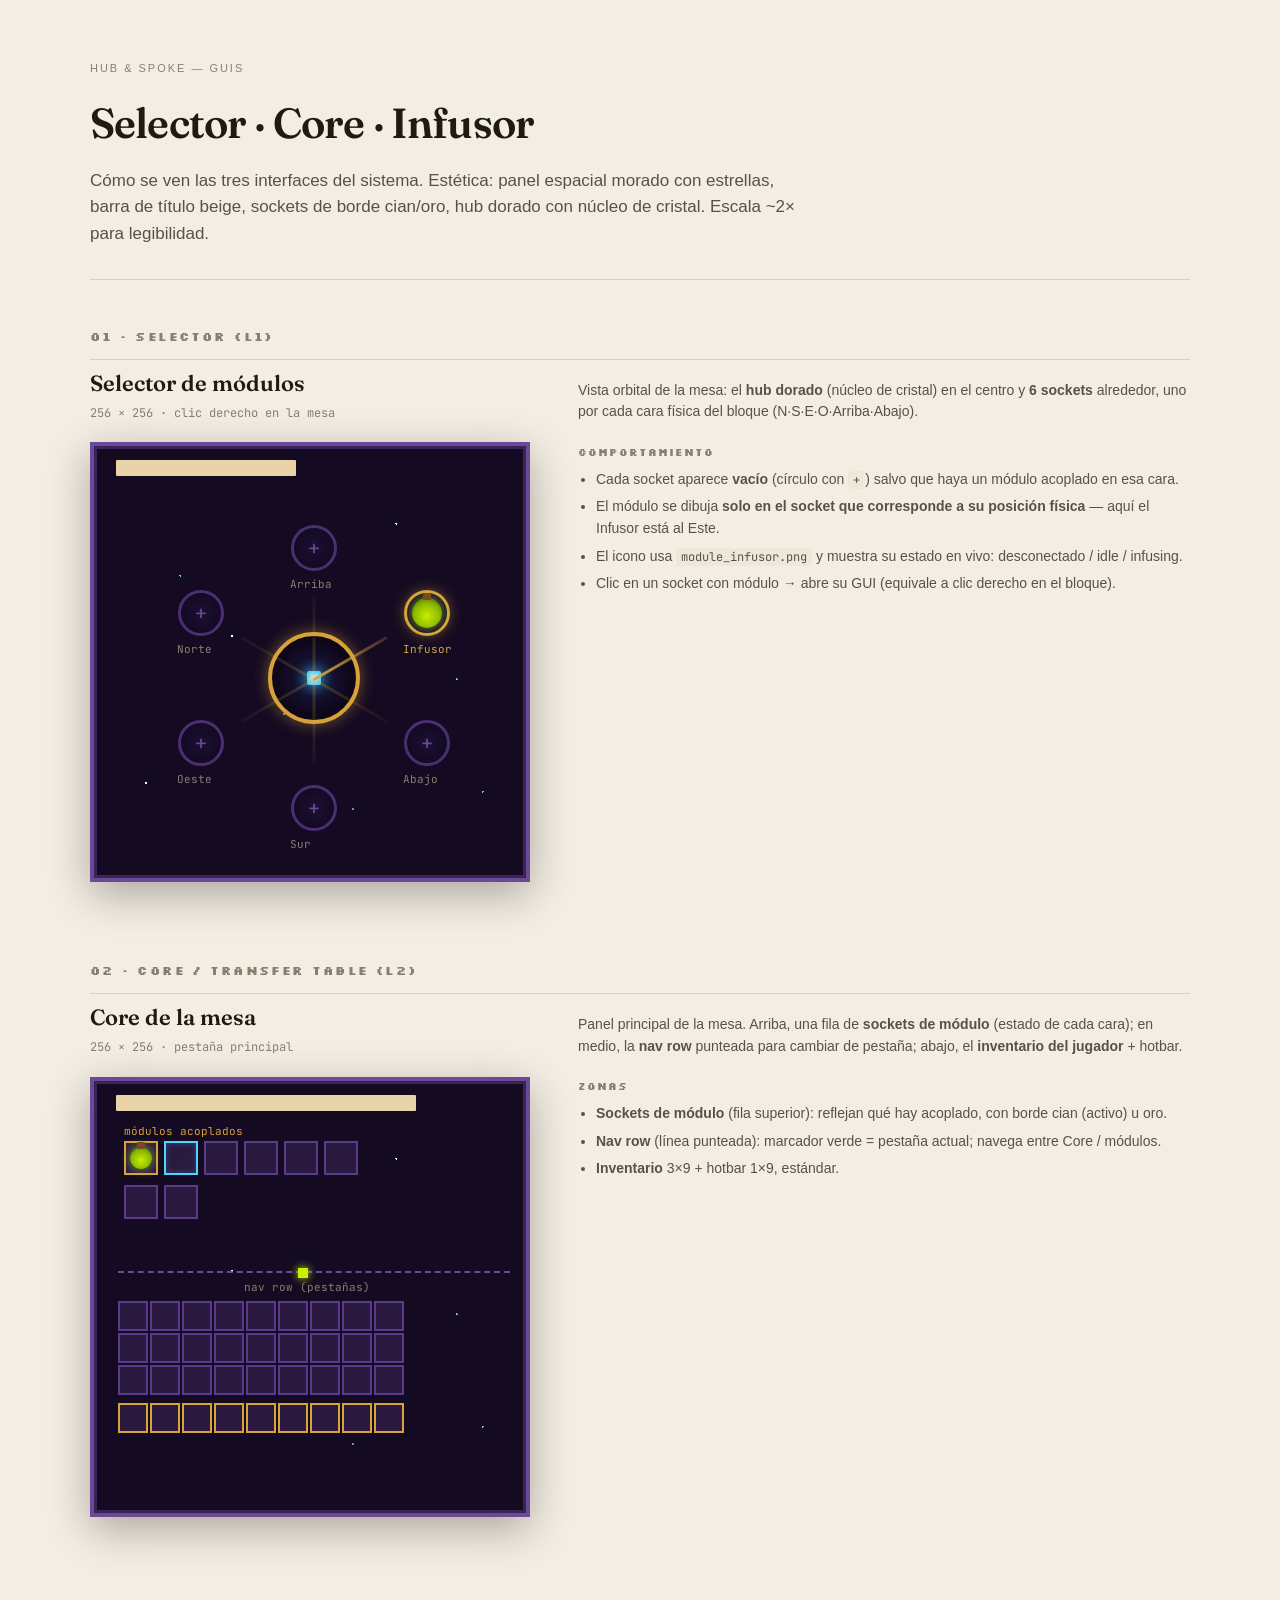
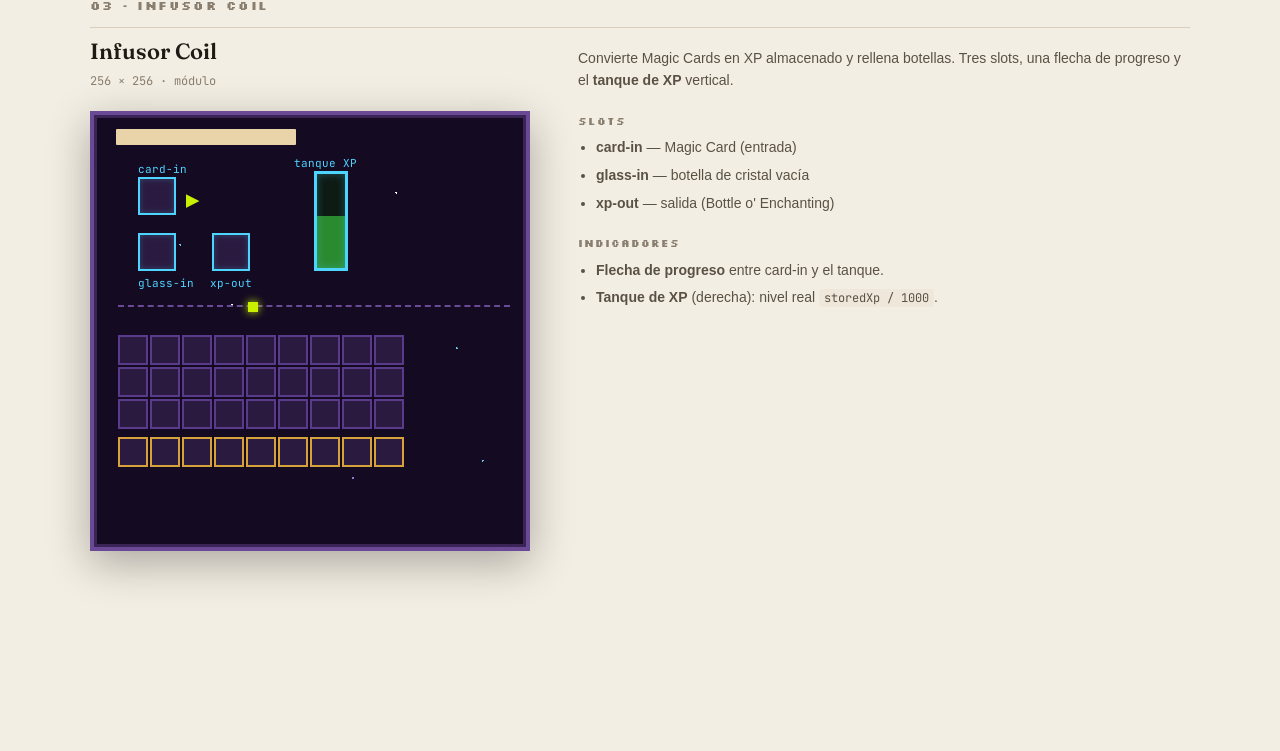
<file: src/main/resources/reference/gui_mockups_preview.html>
<!DOCTYPE html>
<html lang="es">
<head>
<meta charset="UTF-8">
<title>GUIs — Selector · Core · Infusor</title>
<link href="https://fonts.googleapis.com/css2?family=Silkscreen:wght@400;700&family=JetBrains+Mono:wght@400;500;700&family=Fraunces:opsz,wght@9..144,400;9..144,600;9..144,700&display=swap" rel="stylesheet">
<style>
  :root { --bg: #f3eee3; --ink: #1f1a14; --ink-soft: #5a5145; --ink-faint: #8a7f6f; --rule: #d9cfb8;
          --panel: #140a22; --panel2: #1c1030; --border-o: #6a4a96; --border-i: #3a2456;
          --tan: #e8d4a8; --gold: #d8a23a; --cyan: #4dd4ff; --slot: #2a1a40; --slot-line: #5a3a8a; }
  * { box-sizing: border-box; }
  html, body { margin: 0; padding: 0; }
  body { background: var(--bg); color: var(--ink); font-family: Helvetica, Arial, sans-serif; font-size: 15px; line-height: 1.55; }
  .wrap { max-width: 1180px; margin: 0 auto; padding: 60px 40px 120px; }
  header { border-bottom: 1px solid var(--rule); padding-bottom: 32px; margin-bottom: 48px; }
  .eyebrow { font-size: 11px; text-transform: uppercase; letter-spacing: 0.18em; color: var(--ink-faint); margin-bottom: 14px; }
  h1 { font-family: 'Fraunces', serif; font-weight: 600; font-size: 42px; margin: 0 0 12px; letter-spacing: -0.02em; }
  .lede { font-size: 17px; color: var(--ink-soft); max-width: 720px; margin: 0; }
  h2 { font-family: 'Silkscreen', monospace; font-size: 12px; text-transform: uppercase; letter-spacing: 0.12em; color: var(--ink-faint); margin: 0 0 6px; padding-bottom: 12px; border-bottom: 1px solid var(--rule); }
  section { margin-bottom: 80px; }
  .row { display: grid; grid-template-columns: auto 1fr; gap: 48px; align-items: start; }
  @media (max-width: 900px) { .row { grid-template-columns: 1fr; } }
  .gui-title { font-family: 'Fraunces', serif; font-weight: 600; font-size: 22px; margin: 0 0 4px; }
  .gui-sub { font-family: 'JetBrains Mono', monospace; font-size: 12px; color: var(--ink-faint); margin: 0 0 20px; }
  .notes { font-size: 14px; color: var(--ink-soft); }
  .notes h4 { font-family: 'Silkscreen', monospace; font-size: 10px; letter-spacing: 0.1em; text-transform: uppercase; color: var(--ink-faint); margin: 22px 0 8px; }
  .notes ul { margin: 0; padding-left: 18px; }
  .notes li { margin-bottom: 6px; }
  .notes code { font-family: 'JetBrains Mono', monospace; font-size: 12px; background: #efe8da; padding: 1px 5px; border-radius: 3px; }

  /* ===== GUI panel base ===== */
  .gui {
    position: relative; background: var(--panel);
    border: 4px solid var(--border-o); outline: 3px solid var(--border-i); outline-offset: -7px;
    image-rendering: pixelated; box-shadow: 0 12px 40px rgba(0,0,0,0.3);
  }
  .gui .stars { position: absolute; inset: 0; pointer-events: none;
    background-image:
      radial-gradient(1px 1px at 20% 30%, #6fc8e8 99%, transparent),
      radial-gradient(1px 1px at 70% 18%, #ffffff 99%, transparent),
      radial-gradient(1px 1px at 44% 62%, #8a7fd0 99%, transparent),
      radial-gradient(1px 1px at 84% 54%, #6fc8e8 99%, transparent),
      radial-gradient(1px 1px at 12% 78%, #ffffff 99%, transparent),
      radial-gradient(1px 1px at 60% 84%, #8a7fd0 99%, transparent),
      radial-gradient(1px 1px at 32% 44%, #ffffff 99%, transparent),
      radial-gradient(1px 1px at 90% 80%, #6fc8e8 99%, transparent);
  }
  .gui .titlebar { position: absolute; top: 14px; left: 22px; width: 180px; height: 16px; background: var(--tan); border-radius: 1px; }
  .gui .titlebar.wide { width: 300px; }

  /* slots */
  .slot { position: absolute; background: var(--slot); border: 2px solid var(--slot-line); }
  .slot.cyan { border-color: var(--cyan); box-shadow: inset 0 0 6px rgba(77,212,255,0.25); }
  .slot.gold { border-color: var(--gold); }
  .slot .corner { position: absolute; bottom: 2px; right: 2px; width: 6px; height: 6px; background: var(--gold); opacity: 0.6; }

  /* hub + sockets (selector) */
  .hub { position: absolute; border-radius: 50%; border: 4px solid var(--gold);
    box-shadow: 0 0 16px rgba(216,162,58,0.5), inset 0 0 20px rgba(0,0,0,0.6); }
  .hub .core { position: absolute; left: 50%; top: 50%; width: 14px; height: 14px; transform: translate(-50%,-50%);
    background: radial-gradient(circle, #eafaff, #4dd4ff 70%); border-radius: 2px; box-shadow: 0 0 14px #4dd4ff, 0 0 28px #1a90ff; }
  .socket { position: absolute; width: 46px; height: 46px; transform: translate(-50%,-50%);
    border-radius: 50%; border: 3px solid #4a2f72; background: radial-gradient(circle, #1c1030, #0e0820);
    display: flex; align-items: center; justify-content: center; }
  .socket .plus { color: #6a4a96; font-family: 'JetBrains Mono', monospace; font-size: 20px; }
  .socket.filled { border-color: var(--gold); box-shadow: 0 0 14px rgba(216,162,58,0.4); }
  /* infusor flask icon */
  .flask { width: 30px; height: 30px; border-radius: 50%;
    background: radial-gradient(circle at 50% 60%, #c8f000 0%, #8ab800 55%, #3a5000 100%);
    position: relative; box-shadow: 0 0 12px rgba(168,224,48,0.7); }
  .flask::before { content:''; position: absolute; top: -5px; left: 50%; transform: translateX(-50%);
    width: 8px; height: 7px; background: #7a4a1e; border-radius: 1px; }
  .link-line { position: absolute; height: 3px; background: linear-gradient(90deg, var(--gold), rgba(216,162,58,0.2)); transform-origin: left center; }

  /* nav row */
  .navrow { position: absolute; height: 0; border-top: 2px dashed #6a4a96; }
  .navrow .marker { position: absolute; top: -5px; width: 10px; height: 10px; background: #c8f000; box-shadow: 0 0 8px #c8f000; }

  /* inventory grid */
  .invgrid { position: absolute; display: grid; gap: 2px; }
  .invgrid .cell { width: 30px; height: 30px; background: var(--slot); border: 2px solid var(--slot-line); }
  .hotbar { position: absolute; display: grid; grid-auto-flow: column; gap: 2px; }
  .hotbar .cell { width: 30px; height: 30px; background: var(--slot); border: 2px solid var(--gold); }

  .tank { position: absolute; border: 3px solid var(--cyan); background: linear-gradient(0deg, #2a8a30 0%, #2a8a30 55%, #0e1a14 55%, #0e1a14 100%);
    box-shadow: inset 0 0 8px rgba(77,212,255,0.3); }
  .arrow { position: absolute; color: #c8f000; font-size: 22px; font-family: 'JetBrains Mono', monospace; }
  .tag { position: absolute; font-family: 'JetBrains Mono', monospace; font-size: 11px; color: var(--gold); white-space: nowrap; }
  .tag.cy { color: var(--cyan); }
  .tag.dim { color: var(--ink-faint); }
  .tag::before { content:''; }
</style>
</head>
<body>
  <div class="wrap">
    <header>
      <div class="eyebrow">Hub & Spoke — GUIs</div>
      <h1>Selector · Core · Infusor</h1>
      <p class="lede">Cómo se ven las tres interfaces del sistema. Estética: panel espacial morado con estrellas, barra de título beige, sockets de borde cian/oro, hub dorado con núcleo de cristal. Escala ~2× para legibilidad.</p>
    </header>

    <!-- ===== SELECTOR (L1) ===== -->
    <section>
      <h2>01 · Selector (L1)</h2>
      <div class="row">
        <div>
          <p class="gui-title">Selector de módulos</p>
          <p class="gui-sub">256 × 256 · clic derecho en la mesa</p>
          <div class="gui" id="selector" style="width:440px;height:440px;">
            <div class="stars"></div>
            <div class="titlebar"></div>
          </div>
        </div>
        <div class="notes">
          <p>Vista orbital de la mesa: el <strong>hub dorado</strong> (núcleo de cristal) en el centro y <strong>6 sockets</strong> alrededor, uno por cada cara física del bloque (N·S·E·O·Arriba·Abajo).</p>
          <h4>Comportamiento</h4>
          <ul>
            <li>Cada socket aparece <strong>vacío</strong> (círculo con <code>+</code>) salvo que haya un módulo acoplado en esa cara.</li>
            <li>El módulo se dibuja <strong>solo en el socket que corresponde a su posición física</strong> — aquí el Infusor está al Este.</li>
            <li>El icono usa <code>module_infusor.png</code> y muestra su estado en vivo: desconectado / idle / infusing.</li>
            <li>Clic en un socket con módulo → abre su GUI (equivale a clic derecho en el bloque).</li>
          </ul>
        </div>
      </div>
    </section>

    <!-- ===== CORE (L2) ===== -->
    <section>
      <h2>02 · Core / Transfer Table (L2)</h2>
      <div class="row">
        <div>
          <p class="gui-title">Core de la mesa</p>
          <p class="gui-sub">256 × 256 · pestaña principal</p>
          <div class="gui" id="core" style="width:440px;height:440px;">
            <div class="stars"></div>
            <div class="titlebar wide"></div>
          </div>
        </div>
        <div class="notes">
          <p>Panel principal de la mesa. Arriba, una fila de <strong>sockets de módulo</strong> (estado de cada cara); en medio, la <strong>nav row</strong> punteada para cambiar de pestaña; abajo, el <strong>inventario del jugador</strong> + hotbar.</p>
          <h4>Zonas</h4>
          <ul>
            <li><strong>Sockets de módulo</strong> (fila superior): reflejan qué hay acoplado, con borde cian (activo) u oro.</li>
            <li><strong>Nav row</strong> (línea punteada): marcador verde = pestaña actual; navega entre Core / módulos.</li>
            <li><strong>Inventario</strong> 3×9 + hotbar 1×9, estándar.</li>
          </ul>
        </div>
      </div>
    </section>

    <!-- ===== INFUSOR ===== -->
    <section>
      <h2>03 · Infusor Coil</h2>
      <div class="row">
        <div>
          <p class="gui-title">Infusor Coil</p>
          <p class="gui-sub">256 × 256 · módulo</p>
          <div class="gui" id="infusor" style="width:440px;height:440px;">
            <div class="stars"></div>
            <div class="titlebar"></div>
          </div>
        </div>
        <div class="notes">
          <p>Convierte Magic Cards en XP almacenado y rellena botellas. Tres slots, una flecha de progreso y el <strong>tanque de XP</strong> vertical.</p>
          <h4>Slots</h4>
          <ul>
            <li><strong>card-in</strong> — Magic Card (entrada)</li>
            <li><strong>glass-in</strong> — botella de cristal vacía</li>
            <li><strong>xp-out</strong> — salida (Bottle o' Enchanting)</li>
          </ul>
          <h4>Indicadores</h4>
          <ul>
            <li><strong>Flecha de progreso</strong> entre card-in y el tanque.</li>
            <li><strong>Tanque de XP</strong> (derecha): nivel real <code>storedXp / 1000</code>.</li>
          </ul>
        </div>
      </div>
    </section>
  </div>

<script>
// ===== SELECTOR: hub + 6 sockets hexagonales =====
(function(){
  const g = document.getElementById('selector');
  const cx = 220, cy = 232, R = 130;
  // hub
  const hub = document.createElement('div');
  hub.className = 'hub';
  const hs = 92;
  hub.style.width = hs+'px'; hub.style.height = hs+'px';
  hub.style.left = (cx-hs/2)+'px'; hub.style.top = (cy-hs/2)+'px';
  hub.innerHTML = '<div class="core"></div>';
  g.appendChild(hub);
  // 6 sockets (N, NE, SE, S, SW, NW) — empezar arriba
  const faces = [
    {a:-90, label:'Arriba'}, {a:-30, label:'Este', infusor:true}, {a:30, label:'Abajo'},
    {a:90, label:'Sur'}, {a:150, label:'Oeste'}, {a:210, label:'Norte'}
  ];
  faces.forEach(f => {
    const rad = f.a*Math.PI/180;
    const sx = cx + R*Math.cos(rad), sy = cy + R*Math.sin(rad);
    // link line from hub edge to socket
    const line = document.createElement('div');
    line.className = 'link-line';
    const len = R - 46;
    line.style.left = cx+'px'; line.style.top = cy+'px';
    line.style.width = len+'px';
    line.style.transform = `rotate(${f.a}deg)`;
    if (f.infusor) line.style.opacity = '1'; else line.style.opacity = '0.25';
    g.appendChild(line);
    const s = document.createElement('div');
    s.className = 'socket' + (f.infusor ? ' filled' : '');
    s.style.left = sx+'px'; s.style.top = sy+'px';
    s.innerHTML = f.infusor ? '<div class="flask"></div>' : '<span class="plus">+</span>';
    g.appendChild(s);
    const tag = document.createElement('div');
    tag.className = 'tag ' + (f.infusor ? '' : 'dim');
    tag.textContent = f.infusor ? 'Infusor' : f.label;
    tag.style.left = (sx-24)+'px'; tag.style.top = (sy+28)+'px';
    g.appendChild(tag);
  });
})();

// ===== CORE: sockets fila + nav + inventario =====
(function(){
  const g = document.getElementById('core');
  // módulos fila superior (6 sockets pequeños)
  const sockX = [30, 70, 110, 150, 190, 230], sy0 = 60;
  const states = ['gold','cyan','line','line','line','line'];
  sockX.forEach((x,i)=>{
    if (states[i]==='line') {
      const sl=document.createElement('div'); sl.className='slot'; sl.style.left=x+'px'; sl.style.top=sy0+'px'; sl.style.width='34px'; sl.style.height='34px'; g.appendChild(sl);
    } else {
      const sl=document.createElement('div'); sl.className='slot '+states[i]; sl.style.left=x+'px'; sl.style.top=sy0+'px'; sl.style.width='34px'; sl.style.height='34px';
      if(states[i]==='gold'){ const fk=document.createElement('div'); fk.className='flask'; fk.style.width='22px'; fk.style.height='22px'; fk.style.margin='4px'; sl.appendChild(fk); }
      g.appendChild(sl);
    }
  });
  // segunda fila de módulos
  [30,70].forEach((x)=>{ const sl=document.createElement('div'); sl.className='slot'; sl.style.left=x+'px'; sl.style.top=(sy0+44)+'px'; sl.style.width='34px'; sl.style.height='34px'; g.appendChild(sl); });
  const tagM=document.createElement('div'); tagM.className='tag'; tagM.textContent='módulos acoplados'; tagM.style.left='30px'; tagM.style.top='42px'; g.appendChild(tagM);
  // nav row
  const nav=document.createElement('div'); nav.className='navrow'; nav.style.left='24px'; nav.style.top='190px'; nav.style.width='392px';
  const mk=document.createElement('div'); mk.className='marker'; mk.style.left='180px'; nav.appendChild(mk); g.appendChild(nav);
  const tagN=document.createElement('div'); tagN.className='tag dim'; tagN.textContent='nav row (pestañas)'; tagN.style.left='150px'; tagN.style.top='198px'; g.appendChild(tagN);
  // inventario 3×9
  const inv=document.createElement('div'); inv.className='invgrid'; inv.style.left='24px'; inv.style.top='220px'; inv.style.gridTemplateColumns='repeat(9, 30px)';
  for(let i=0;i<27;i++){ const c=document.createElement('div'); c.className='cell'; inv.appendChild(c); } g.appendChild(inv);
  // hotbar
  const hb=document.createElement('div'); hb.className='hotbar'; hb.style.left='24px'; hb.style.top='322px';
  for(let i=0;i<9;i++){ const c=document.createElement('div'); c.className='cell'; hb.appendChild(c); } g.appendChild(hb);
})();

// ===== INFUSOR: slots + flecha + tanque + inventario =====
(function(){
  const g = document.getElementById('infusor');
  // card-in
  const s1=document.createElement('div'); s1.className='slot cyan'; s1.style.left='44px'; s1.style.top='62px'; s1.style.width='38px'; s1.style.height='38px'; g.appendChild(s1);
  const t1=document.createElement('div'); t1.className='tag cy'; t1.textContent='card-in'; t1.style.left='44px'; t1.style.top='46px'; g.appendChild(t1);
  // glass-in
  const s2=document.createElement('div'); s2.className='slot cyan'; s2.style.left='44px'; s2.style.top='118px'; s2.style.width='38px'; s2.style.height='38px'; g.appendChild(s2);
  const t2=document.createElement('div'); t2.className='tag cy'; t2.textContent='glass-in'; t2.style.left='44px'; t2.style.top='160px'; g.appendChild(t2);
  // xp-out
  const s3=document.createElement('div'); s3.className='slot cyan'; s3.style.left='118px'; s3.style.top='118px'; s3.style.width='38px'; s3.style.height='38px'; g.appendChild(s3);
  const t3=document.createElement('div'); t3.className='tag cy'; t3.textContent='xp-out'; t3.style.left='116px'; t3.style.top='160px'; g.appendChild(t3);
  // progress arrow
  const ar=document.createElement('div'); ar.className='arrow'; ar.textContent='▶'; ar.style.left='92px'; ar.style.top='70px'; g.appendChild(ar);
  // tank
  const tk=document.createElement('div'); tk.className='tank'; tk.style.left='220px'; tk.style.top='56px'; tk.style.width='34px'; tk.style.height='100px'; g.appendChild(tk);
  const tt=document.createElement('div'); tt.className='tag cy'; tt.textContent='tanque XP'; tt.style.left='200px'; tt.style.top='40px'; g.appendChild(tt);
  // nav row
  const nav=document.createElement('div'); nav.className='navrow'; nav.style.left='24px'; nav.style.top='190px'; nav.style.width='392px';
  const mk=document.createElement('div'); mk.className='marker'; mk.style.left='130px'; nav.appendChild(mk); g.appendChild(nav);
  // inventario
  const inv=document.createElement('div'); inv.className='invgrid'; inv.style.left='24px'; inv.style.top='220px'; inv.style.gridTemplateColumns='repeat(9, 30px)';
  for(let i=0;i<27;i++){ const c=document.createElement('div'); c.className='cell'; inv.appendChild(c); } g.appendChild(inv);
  const hb=document.createElement('div'); hb.className='hotbar'; hb.style.left='24px'; hb.style.top='322px';
  for(let i=0;i<9;i++){ const c=document.createElement('div'); c.className='cell'; hb.appendChild(c); } g.appendChild(hb);
})();
</script>
</body>
</html>
</file>
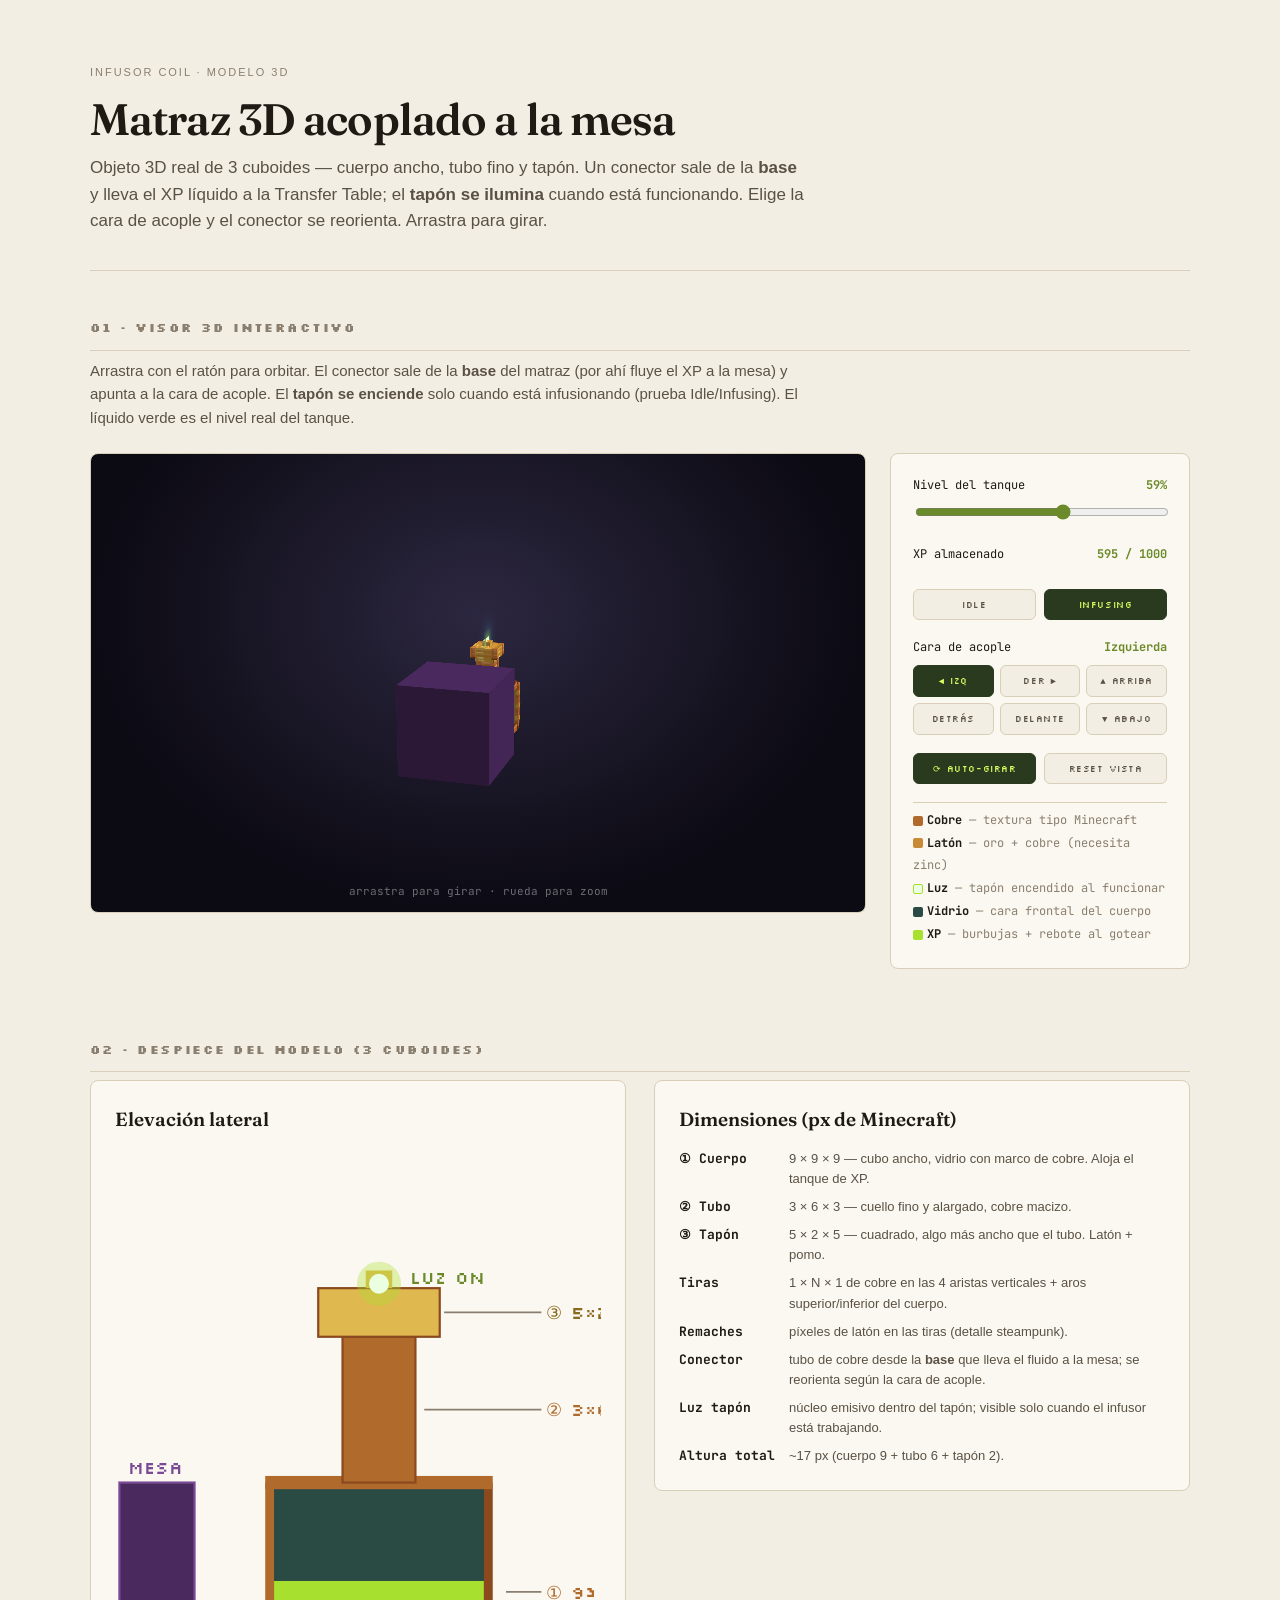
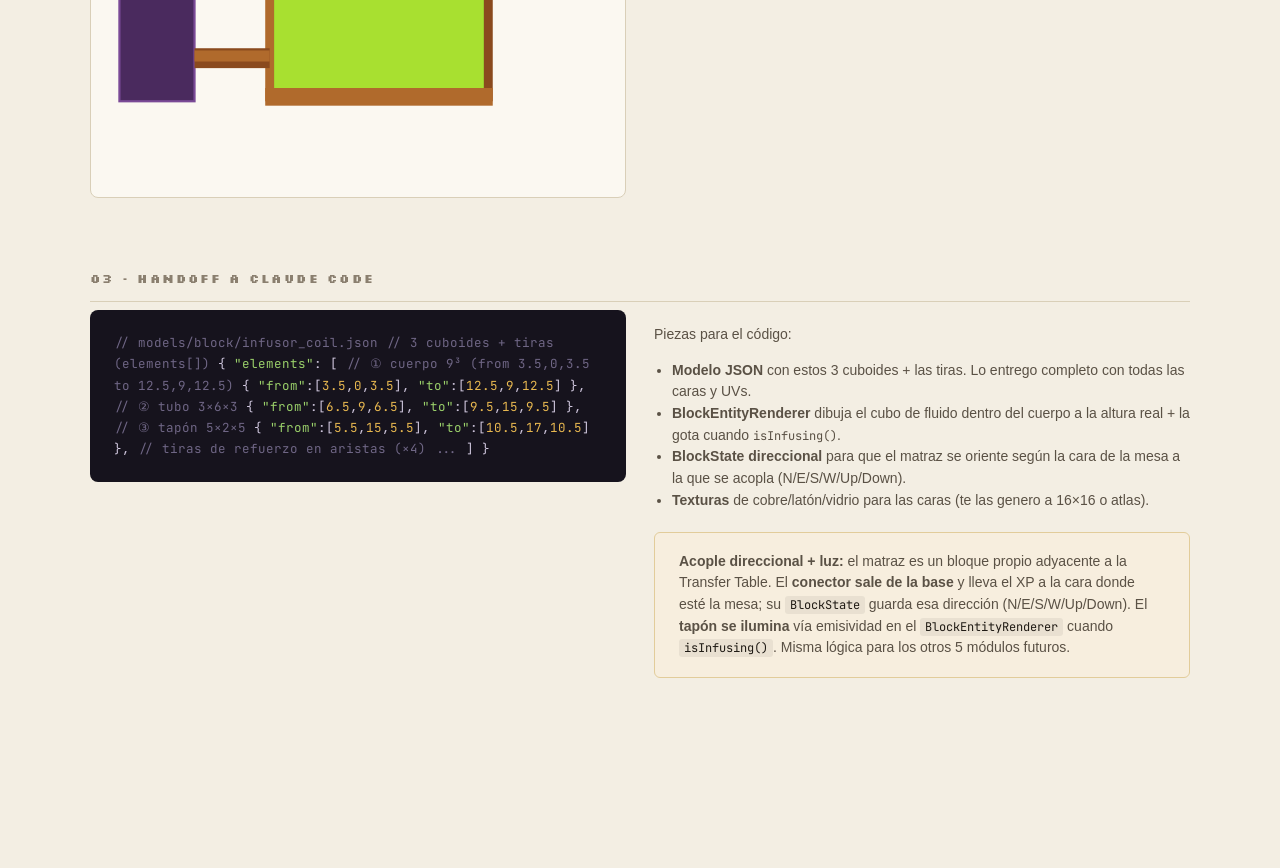
<file: src/main/resources/reference/infusor_3d_preview.html>
<!DOCTYPE html>
<html lang="es">
<head>
<meta charset="UTF-8">
<title>Infusor Coil — Modelo 3D acoplado</title>
<link href="https://fonts.googleapis.com/css2?family=Silkscreen:wght@400;700&family=JetBrains+Mono:wght@400;500;700&family=Fraunces:opsz,wght@9..144,400;9..144,600;9..144,700&display=swap" rel="stylesheet">
<style>
  :root { --bg: #f3eee3; --bg-card: #fbf8f1; --ink: #1f1a14; --ink-soft: #5a5145; --ink-faint: #8a7f6f; --rule: #d9cfb8; }
  * { box-sizing: border-box; }
  html, body { margin: 0; padding: 0; }
  body { background: var(--bg); color: var(--ink); font-family: Helvetica, Arial, sans-serif; font-size: 15px; line-height: 1.55; }
  .wrap { max-width: 1180px; margin: 0 auto; padding: 64px 40px 120px; }
  header { border-bottom: 1px solid var(--rule); padding-bottom: 36px; margin-bottom: 48px; }
  .eyebrow { font-size: 11px; text-transform: uppercase; letter-spacing: 0.18em; color: var(--ink-faint); margin-bottom: 14px; }
  h1 { font-family: 'Fraunces', serif; font-weight: 600; font-size: 44px; line-height: 1.1; margin: 0 0 12px; letter-spacing: -0.02em; }
  .lede { font-size: 17px; color: var(--ink-soft); max-width: 720px; margin: 0; }
  h2 { font-family: 'Silkscreen', monospace; font-size: 12px; text-transform: uppercase; letter-spacing: 0.12em; color: var(--ink-faint); margin: 0 0 8px; padding-bottom: 12px; border-bottom: 1px solid var(--rule); }
  section { margin-bottom: 72px; }
  .sub { color: var(--ink-soft); max-width: 720px; margin: 0 0 24px; }

  .viewer-grid { display: grid; grid-template-columns: 1fr 300px; gap: 24px; align-items: stretch; }
  @media (max-width: 880px) { .viewer-grid { grid-template-columns: 1fr; } }
  .viewport {
    background: radial-gradient(ellipse at 50% 35%, #2c2740 0%, #0c0a13 70%);
    border: 1px solid var(--rule); border-radius: 8px;
    height: 460px; position: relative; overflow: hidden;
    perspective: 1100px; cursor: grab;
  }
  .viewport:active { cursor: grabbing; }
  .world { position: absolute; left: 50%; top: 54%; transform-style: preserve-3d; }
  .box { position: absolute; transform-style: preserve-3d; left: 0; top: 0; }
  .face { position: absolute; left: 50%; top: 50%; }
  .hint { position: absolute; bottom: 12px; left: 0; right: 0; text-align: center; font-family: 'JetBrains Mono', monospace; font-size: 11px; color: rgba(255,255,255,0.4); pointer-events: none; }

  .controls { display: flex; flex-direction: column; gap: 18px; padding: 22px; background: var(--bg-card); border: 1px solid var(--rule); border-radius: 8px; }
  .control-group label { display: flex; justify-content: space-between; font-family: 'JetBrains Mono', monospace; font-size: 12px; color: var(--ink); margin-bottom: 8px; }
  .control-group label .val { color: #6b8a2a; font-weight: 700; }
  input[type=range] { width: 100%; accent-color: #6b8a2a; }
  .btn-row { display: flex; gap: 8px; }
  .btn { flex: 1; padding: 9px 6px; border: 1px solid var(--rule); background: var(--bg); border-radius: 6px; font-family: 'Silkscreen', monospace; font-size: 9px; letter-spacing: 0.06em; text-transform: uppercase; cursor: pointer; color: var(--ink-soft); transition: all 0.15s; }
  .btn.active { background: #2a3a1e; color: #d8ff60; border-color: #2a3a1e; }
  .dock-grid { display: grid; grid-template-columns: repeat(3, 1fr); gap: 6px; }
  .legend { font-size: 12px; color: var(--ink-faint); font-family: 'JetBrains Mono', monospace; line-height: 1.9; padding-top: 6px; border-top: 1px solid var(--rule); }
  .legend b { color: var(--ink); }
  .sw { display: inline-block; width: 10px; height: 10px; border-radius: 2px; vertical-align: middle; margin-right: 4px; }

  .spec-grid { display: grid; grid-template-columns: 1fr 1fr; gap: 28px; align-items: start; }
  @media (max-width: 860px) { .spec-grid { grid-template-columns: 1fr; } }
  .spec-card { background: var(--bg-card); border: 1px solid var(--rule); border-radius: 8px; padding: 24px; }
  .spec-card h3 { font-family: 'Fraunces', serif; font-weight: 600; font-size: 19px; margin: 0 0 14px; }
  .spec-card dl { display: grid; grid-template-columns: auto 1fr; gap: 8px 14px; margin: 0; font-size: 13px; }
  .spec-card dt { font-family: 'JetBrains Mono', monospace; color: var(--ink); font-weight: 700; }
  .spec-card dd { margin: 0; color: var(--ink-soft); }
  .spec-card svg { width: 100%; height: auto; }

  .codebox { background: #16131d; border-radius: 8px; padding: 22px 24px; font-family: 'JetBrains Mono', monospace; font-size: 12.5px; line-height: 1.7; color: #cfc6dd; overflow-x: auto; }
  .codebox .c { color: #6f6685; } .codebox .k { color: #c99bf0; } .codebox .s { color: #9ad06a; } .codebox .n { color: #e8b850; }
  .note { background: #f7eede; border: 1px solid #e2cc9a; border-radius: 6px; padding: 18px 24px; font-size: 14px; color: var(--ink-soft); margin-top: 20px; }
  .note code { font-family: 'JetBrains Mono', monospace; font-size: 12px; background: rgba(0,0,0,0.06); padding: 1px 5px; border-radius: 3px; color: var(--ink); }
</style>
</head>
<body>
  <div class="wrap">
    <header>
      <div class="eyebrow">Infusor Coil · modelo 3D</div>
      <h1>Matraz 3D acoplado a la mesa</h1>
      <p class="lede">Objeto 3D real de 3 cuboides — cuerpo ancho, tubo fino y tapón. Un conector sale de la <strong>base</strong> y lleva el XP líquido a la Transfer Table; el <strong>tapón se ilumina</strong> cuando está funcionando. Elige la cara de acople y el conector se reorienta. Arrastra para girar.</p>
    </header>

    <!-- VIEWER -->
    <section>
      <h2>01 · Visor 3D interactivo</h2>
      <p class="sub">Arrastra con el ratón para orbitar. El conector sale de la <b>base</b> del matraz (por ahí fluye el XP a la mesa) y apunta a la cara de acople. El <b>tapón se enciende</b> solo cuando está infusionando (prueba Idle/Infusing). El líquido verde es el nivel real del tanque.</p>
      <div class="viewer-grid">
        <div class="viewport" id="vp">
          <div class="world" id="world"></div>
          <div class="hint">arrastra para girar · rueda para zoom</div>
        </div>
        <div class="controls">
          <div class="control-group">
            <label>Nivel del tanque <span class="val" id="lvl-val">55%</span></label>
            <input type="range" id="lvl" min="0" max="100" value="55">
          </div>
          <div class="control-group">
            <label>XP almacenado <span class="val" id="xp-val">550 / 1000</span></label>
          </div>
          <div class="btn-row">
            <button class="btn" id="btn-idle">Idle</button>
            <button class="btn active" id="btn-infuse">Infusing</button>
          </div>
          <div class="control-group">
            <label>Cara de acople <span class="val" id="dock-val">Izquierda</span></label>
            <div class="dock-grid">
              <button class="btn" data-dock="W">◄ Izq</button>
              <button class="btn" data-dock="E">Der ►</button>
              <button class="btn" data-dock="Up">▲ Arriba</button>
              <button class="btn" data-dock="N">Detrás</button>
              <button class="btn" data-dock="S">Delante</button>
              <button class="btn" data-dock="Down">▼ Abajo</button>
            </div>
          </div>
          <div class="btn-row">
            <button class="btn active" id="btn-spin">⟳ Auto-girar</button>
            <button class="btn" id="btn-reset">Reset vista</button>
          </div>
          <div class="legend">
            <span><span class="sw" style="background:#b06a2c;"></span><b>Cobre</b> — textura tipo Minecraft</span><br>
            <span><span class="sw" style="background:#c98a35;"></span><b>Latón</b> — oro + cobre (necesita zinc)</span><br>
            <span><span class="sw" style="background:#eaffe0;border:1px solid #a8e030;"></span><b>Luz</b> — tapón encendido al funcionar</span><br>
            <span><span class="sw" style="background:#2a4a44;"></span><b>Vidrio</b> — cara frontal del cuerpo</span><br>
            <span><span class="sw" style="background:#a8e030;"></span><b>XP</b> — burbujas + rebote al gotear</span>
          </div>
        </div>
      </div>
    </section>

    <!-- SPEC -->
    <section>
      <h2>02 · Despiece del modelo (3 cuboides)</h2>
      <div class="spec-grid">
        <div class="spec-card">
          <h3>Elevación lateral</h3>
          <svg viewBox="0 0 220 280" id="elevation"></svg>
        </div>
        <div class="spec-card">
          <h3>Dimensiones (px de Minecraft)</h3>
          <dl>
            <dt>① Cuerpo</dt><dd>9 × 9 × 9 — cubo ancho, vidrio con marco de cobre. Aloja el tanque de XP.</dd>
            <dt>② Tubo</dt><dd>3 × 6 × 3 — cuello fino y alargado, cobre macizo.</dd>
            <dt>③ Tapón</dt><dd>5 × 2 × 5 — cuadrado, algo más ancho que el tubo. Latón + pomo.</dd>
            <dt>Tiras</dt><dd>1 × N × 1 de cobre en las 4 aristas verticales + aros superior/inferior del cuerpo.</dd>
            <dt>Remaches</dt><dd>píxeles de latón en las tiras (detalle steampunk).</dd>
            <dt>Conector</dt><dd>tubo de cobre desde la <b>base</b> que lleva el fluido a la mesa; se reorienta según la cara de acople.</dd>
            <dt>Luz tapón</dt><dd>núcleo emisivo dentro del tapón; visible solo cuando el infusor está trabajando.</dd>
            <dt>Altura total</dt><dd>~17 px (cuerpo 9 + tubo 6 + tapón 2).</dd>
          </dl>
        </div>
      </div>
    </section>

    <!-- HANDOFF -->
    <section>
      <h2>03 · Handoff a Claude Code</h2>
      <div class="spec-grid">
        <div class="codebox">
<span class="c">// models/block/infusor_coil.json</span>
<span class="c">// 3 cuboides + tiras (elements[])</span>
{
  <span class="s">"elements"</span>: [
    <span class="c">// ① cuerpo 9³  (from 3.5,0,3.5 to 12.5,9,12.5)</span>
    { <span class="s">"from"</span>:[<span class="n">3.5</span>,<span class="n">0</span>,<span class="n">3.5</span>], <span class="s">"to"</span>:[<span class="n">12.5</span>,<span class="n">9</span>,<span class="n">12.5</span>] },
    <span class="c">// ② tubo 3×6×3</span>
    { <span class="s">"from"</span>:[<span class="n">6.5</span>,<span class="n">9</span>,<span class="n">6.5</span>], <span class="s">"to"</span>:[<span class="n">9.5</span>,<span class="n">15</span>,<span class="n">9.5</span>] },
    <span class="c">// ③ tapón 5×2×5</span>
    { <span class="s">"from"</span>:[<span class="n">5.5</span>,<span class="n">15</span>,<span class="n">5.5</span>], <span class="s">"to"</span>:[<span class="n">10.5</span>,<span class="n">17</span>,<span class="n">10.5</span>] },
    <span class="c">// tiras de refuerzo en aristas (×4) ...</span>
  ]
}
        </div>
        <div>
          <p style="color: var(--ink-soft); font-size: 14px;">Piezas para el código:</p>
          <ul style="color: var(--ink-soft); font-size: 14px; padding-left: 18px;">
            <li><strong>Modelo JSON</strong> con estos 3 cuboides + las tiras. Lo entrego completo con todas las caras y UVs.</li>
            <li><strong>BlockEntityRenderer</strong> dibuja el cubo de fluido dentro del cuerpo a la altura real + la gota cuando <code style="font-family:'JetBrains Mono',monospace;font-size:12px;">isInfusing()</code>.</li>
            <li><strong>BlockState direccional</strong> para que el matraz se oriente según la cara de la mesa a la que se acopla (N/E/S/W/Up/Down).</li>
            <li><strong>Texturas</strong> de cobre/latón/vidrio para las caras (te las genero a 16×16 o atlas).</li>
          </ul>
          <div class="note">
            <strong>Acople direccional + luz:</strong> el matraz es un bloque propio adyacente a la Transfer Table. El <strong>conector sale de la base</strong> y lleva el XP a la cara donde esté la mesa; su <code>BlockState</code> guarda esa dirección (N/E/S/W/Up/Down). El <strong>tapón se ilumina</strong> vía emisividad en el <code>BlockEntityRenderer</code> cuando <code>isInfusing()</code>. Misma lógica para los otros 5 módulos futuros.
          </div>
        </div>
      </div>
    </section>
  </div>

<script>
const S = 5.5; // px per MC-px

function shade(rgb, f) { return `rgb(${Math.round(rgb[0]*f)},${Math.round(rgb[1]*f)},${Math.round(rgb[2]*f)})`; }
function shadeA(rgb, f, a) { return `rgba(${Math.round(rgb[0]*f)},${Math.round(rgb[1]*f)},${Math.round(rgb[2]*f)},${a})`; }

const COPPER=[176,106,44], COPPERD=[120,64,26], BRASS=[224,184,80], GLASS=[42,74,68], XP=[168,224,48], STONE=[74,42,94];
const shadeMap = { front:0.9, back:0.72, right:0.64, left:0.58, top:1.0, bottom:0.42 };

// Build a box centered at (x,y,z) MC-px (y up), size w,h,d. colorFn(face)->css
function makeBox(parent, x, y, z, w, h, d, colorFn) {
  const box = document.createElement('div');
  box.className = 'box';
  box.style.transform = `translate3d(${x*S}px, ${-y*S}px, ${z*S}px)`;
  const W=w*S, H=h*S, D=d*S;
  const faces = [
    { n:'front',  t:`translate(-50%,-50%) translateZ(${D/2}px)`,                 w:W,h:H },
    { n:'back',   t:`translate(-50%,-50%) rotateY(180deg) translateZ(${D/2}px)`,  w:W,h:H },
    { n:'right',  t:`translate(-50%,-50%) rotateY(90deg) translateZ(${W/2}px)`,   w:D,h:H },
    { n:'left',   t:`translate(-50%,-50%) rotateY(-90deg) translateZ(${W/2}px)`,  w:D,h:H },
    { n:'top',    t:`translate(-50%,-50%) rotateX(90deg) translateZ(${H/2}px)`,   w:W,h:D },
    { n:'bottom', t:`translate(-50%,-50%) rotateX(-90deg) translateZ(${H/2}px)`,  w:W,h:D },
  ];
  faces.forEach(f => {
    const el = document.createElement('div');
    el.className='face';
    el.style.width=f.w+'px'; el.style.height=f.h+'px';
    el.style.transform=f.t;
    if (colorFn.tex) {
      const fac = shadeMap[f.n];
      const ov = (fac>=1 ? 0 : (1-fac)*0.85).toFixed(2);
      // Detectar si la face tiene alpha (fluido translúcido)
      const testColor = colorFn(f.n);
      const hasAlpha = testColor.startsWith('rgba');
      const alphaMatch = hasAlpha ? parseFloat(testColor.match(/[\d.]+\)$/)[0]) : 1;
      el.style.backgroundImage = `linear-gradient(rgba(0,0,0,${ov}),rgba(0,0,0,${ov})), url(${colorFn.tex})`;
      el.style.backgroundSize = 'cover';
      el.style.imageRendering = 'pixelated';
      if (hasAlpha) el.style.opacity = alphaMatch.toFixed(2);
    } else {
      el.style.background = colorFn(f.n);
    }
    box.appendChild(el);
  });
  parent.appendChild(box);
  return box;
}

// ===== Texturas pixel-art (canvas → dataURL) =====
function mkTex(kind){
  const c=document.createElement('canvas'); c.width=16; c.height=16;
  const x=c.getContext('2d');
  const p=(px,py,col)=>{ x.fillStyle=col; x.fillRect(px,py,1,1); };
  let seed = kind==='copper'?11:(kind==='brass'?23:5);
  const rnd=()=>{ seed=(seed*1103515245+12345)&0x7fffffff; return seed/0x7fffffff; };
  if(kind==='copper'){
    // Cobre: franjas horizontales de brillo (como armadura) + brillos rectangulares
    x.fillStyle='#b86a28'; x.fillRect(0,0,16,16);
    [[0,'#c47630'],[1,'#b86a28'],[2,'#c07030'],[3,'#c87a34'],[4,'#b46228'],[5,'#c27232'],
     [6,'#be6e2e'],[7,'#d08040'],[8,'#c47630'],[9,'#b86228'],[10,'#c47030'],[11,'#bc6a2c'],
     [12,'#c87a34'],[13,'#b86228'],[14,'#a85e24'],[15,'#b86a28']].forEach(([yy,col])=>{
       x.fillStyle=col; x.fillRect(0,yy,16,1); });
    // brillos rectangulares horizontales (no puntos aislados)
    x.fillStyle='#e89858'; x.fillRect(2,2,6,1); x.fillRect(4,5,4,1); x.fillRect(3,9,5,1);
    x.fillStyle='#f0a868'; x.fillRect(3,2,3,1); x.fillRect(5,5,2,1);
    x.fillStyle='#d88040'; x.fillRect(0,0,16,1); x.fillRect(0,0,1,16);
    x.fillStyle='#7a3a10'; x.fillRect(0,15,16,1); x.fillRect(15,0,1,16);
  } else if(kind==='brass'){
    // Latón: mismo patrón bandas pero tono dorado-cálido
    x.fillStyle='#c89030'; x.fillRect(0,0,16,16);
    [[0,'#d49a3a'],[1,'#c89030'],[2,'#d09838'],[3,'#d89c3c'],[4,'#c48828'],[5,'#d29638'],
     [6,'#ce9234'],[7,'#dea040'],[8,'#d49a3a'],[9,'#c68c2c'],[10,'#d49838'],[11,'#cc8e32'],
     [12,'#d89c3c'],[13,'#c68a2c'],[14,'#be8428'],[15,'#c89030']].forEach(([yy,col])=>{
       x.fillStyle=col; x.fillRect(0,yy,16,1); });
    x.fillStyle='#f0c860'; x.fillRect(2,2,6,1); x.fillRect(4,5,4,1); x.fillRect(3,9,5,1);
    x.fillStyle='#f8d878'; x.fillRect(3,2,3,1); x.fillRect(5,5,2,1);
    x.fillStyle='#e8b050'; x.fillRect(0,0,16,1); x.fillRect(0,0,1,16);
    x.fillStyle='#8a5c14'; x.fillRect(0,15,16,1); x.fillRect(15,0,1,16);
  }
  return c.toDataURL();
}
const TEX_COPPER = mkTex('copper');
const TEX_BRASS  = mkTex('brass');

const copperFace=(n)=>shade(COPPER,shadeMap[n]); copperFace.tex=TEX_COPPER;
const copperDFace=(n)=>shade(COPPERD,shadeMap[n]); copperDFace.tex=TEX_COPPER;
const brassFace=(n)=>shade(BRASS,shadeMap[n]); brassFace.tex=TEX_BRASS;
const glassFace=(n)=>shadeA(GLASS,shadeMap[n],0.32);
const stoneFace=(n)=>shade(STONE,shadeMap[n]);

const world = document.getElementById('world');

// ---------- TABLE + ARM se construyen según la cara de acople (ver buildDock) ----------

// ---------- INFUSOR FLASK docked to the east ----------
// Flask stands on ground (y=-8). Body 9³ base at y=-8.
const fx = 6;   // flask center x
const bodyBaseY = -8;
const bodyH = 9, bodyW = 9, bodyD = 9;
const bodyCy = bodyBaseY + bodyH/2;       // -3.5

// ground shadow
const gnd = document.createElement('div');
gnd.className='box';
gnd.style.transform = `translate3d(${(fx-3)*S}px, ${8*S}px, 0px) rotateX(90deg)`;
gnd.innerHTML = `<div class="face" style="width:${22*S}px;height:${14*S}px;transform:translate(-50%,-50%);background:radial-gradient(ellipse,rgba(0,0,0,0.45),transparent 70%);"></div>`;
world.appendChild(gnd);

// ① BODY — glass body (translucent)
makeBox(world, fx, bodyCy, 0, bodyW, bodyH, bodyD, glassFace);

// FLUID inside body (rebuilt on update) — inset slightly
let fluidBox = null;
const fluidInset = 0.6;
const fluidMaxH = bodyH - 1.2;       // usable inner height
const fluidBottom = bodyBaseY + 0.6; // inner bottom
// textura de XP con burbujas (verde lima con motas claras)
function updateFluid(level) {
  if (fluidBox) { fluidBox.remove(); fluidBox=null; }
  const h = Math.max(0.01, fluidMaxH * level);
  const cy = fluidBottom + h/2;
  fluidBox = makeBox(world, fx, cy, 0, bodyW-fluidInset*2, h, bodyD-fluidInset*2, (n)=>{
    if (n==='top') return shadeA(XP,1.15,0.95);
    return shadeA(XP, shadeMap[n], 0.8);
  });
}

// copper bottom rim (ring around base)
makeBox(world, fx, bodyBaseY+0.3, 0, bodyW+0.5, 1.4, bodyD+0.5, copperFace);
// copper top rim (ring around body top)
makeBox(world, fx, bodyBaseY+bodyH-0.3, 0, bodyW+0.4, 1.2, bodyD+0.4, copperFace);
// 4 vertical edge strips (refuerzo en aristas)
const half = bodyW/2;
[[half,half],[half,-half],[-half,half],[-half,-half]].forEach(([dx,dz])=>{
  makeBox(world, fx+dx, bodyCy, dz, 1, bodyH, 1, copperFace);
});
// rivets on front-left & front-right vertical strips
[[half,half],[-half,half]].forEach(([dx,dz])=>{
  [-2.5,0,2.5].forEach(ry=>{
    makeBox(world, fx+dx, bodyCy+ry, dz, 1.2, 0.8, 1.2, brassFace);
  });
});

// build fluid AFTER rims so it's inside; glass already drawn behind — re-add glass front later not needed
updateFluid(0.55);

// ② TUBE (neck) 3×6×3 on top of body
const neckBaseY = bodyBaseY + bodyH; // 1
const neckH = 6;
const neckCy = neckBaseY + neckH/2;  // 4
makeBox(world, fx, neckCy, 0, 3, neckH, 3, copperFace);
// neck edge strips (thin)
[[1.5,1.5],[1.5,-1.5],[-1.5,1.5],[-1.5,-1.5]].forEach(([dx,dz])=>{
  makeBox(world, fx+dx*0.95, neckCy, dz*0.95, 0.6, neckH, 0.6, copperDFace);
});
// neck collar rings
makeBox(world, fx, neckBaseY+0.4, 0, 3.6, 0.8, 3.6, brassFace);
makeBox(world, fx, neckBaseY+neckH-0.4, 0, 3.6, 0.8, 3.6, brassFace);

// ③ CAP (stopper) 5×2×5 on top of neck
const capBaseY = neckBaseY + neckH; // 7
makeBox(world, fx, capBaseY+1, 0, 5, 2, 5, brassFace);
// knob on top
makeBox(world, fx, capBaseY+2.4, 0, 1.6, 1, 1.6, brassFace);
// cap corner brackets
[[2,2],[2,-2],[-2,2],[-2,-2]].forEach(([dx,dz])=>{
  makeBox(world, fx+dx, capBaseY+1, dz, 1, 2, 1, copperFace);
});

// ---------- DOCK: mesa + brazo de alambique, orientado según la cara ----------
let dockEls = [];
function clearDock(){ dockEls.forEach(e=>e.remove()); dockEls=[]; }
function addDock(el){ dockEls.push(el); return el; }

const basePipeY = bodyBaseY + 1.5;  // altura del conector en la base
const half2 = bodyW / 2;            // 4.5

function buildTable(tx,ty,tz, toward){
  addDock(makeBox(world, tx,ty,tz, 16,16,16, stoneFace));
  const o = 8.05; const [dx,dy,dz] = toward;
  addDock(makeBox(world, tx+dx*o, ty+dy*o, tz+dz*o,
     dx!==0?0.4:6, dy!==0?0.4:6, dz!==0?0.4:6, ()=> '#b88a3a'));
  addDock(makeBox(world, tx+dx*(o+0.1), ty+dy*(o+0.1), tz+dz*(o+0.1),
     dx!==0?0.3:1.8, dy!==0?0.3:1.8, dz!==0?0.3:1.8, ()=> '#4dd4ff'));
}

// tubos rectos (cuboide alargado) + bridas de latón en extremos
function pipeX(x0,x1,y,z){ const c=(x0+x1)/2, w=Math.abs(x1-x0)+1.5;
  addDock(makeBox(world,c,y,z,w,1.8,1.8,copperFace));
  addDock(makeBox(world,x0,y,z,1,2.6,2.6,brassFace)); addDock(makeBox(world,x1,y,z,1,2.6,2.6,brassFace)); }
function pipeZ(z0,z1,x,y){ const c=(z0+z1)/2, d=Math.abs(z1-z0)+1.5;
  addDock(makeBox(world,x,y,c,1.8,1.8,d,copperFace));
  addDock(makeBox(world,x,y,z0,2.6,2.6,1,brassFace)); addDock(makeBox(world,x,y,z1,2.6,2.6,1,brassFace)); }
function pipeY(y0,y1,x,z){ const c=(y0+y1)/2, h=Math.abs(y1-y0)+1.5;
  addDock(makeBox(world,x,c,z,1.8,h,1.8,copperFace));
  addDock(makeBox(world,x,y0,z,2.6,1,2.6,brassFace)); addDock(makeBox(world,x,y1,z,2.6,1,2.6,brassFace)); }

// El conector SALE DE LA BASE (por ahí fluye el XP a la mesa) y apunta a la cara de acople
const DOCKS = {
  W:  () => { const tx=fx-half2-6-8; buildTable(tx,0,0,[1,0,0]); pipeX(fx-half2, tx+8, basePipeY, 0); },
  E:  () => { const tx=fx+half2+6+8; buildTable(tx,0,0,[-1,0,0]); pipeX(fx+half2, tx-8, basePipeY, 0); },
  N:  () => { const tz=-(half2+6+8); buildTable(fx,0,tz,[0,0,1]); pipeZ(-half2, tz+8, fx, basePipeY); },
  S:  () => { const tz=(half2+6+8); buildTable(fx,0,tz,[0,0,-1]); pipeZ(half2, tz-8, fx, basePipeY); },
  Up: () => { const ty=21; buildTable(fx,ty,0,[0,-1,0]);
        pipeY(basePipeY, ty-8, fx+half2+1, 0); pipeX(fx+half2+1, fx, ty-8, 0); },
  Down:()=> { const ty=-17; buildTable(fx,ty,0,[0,1,0]); pipeY(bodyBaseY, ty+8, fx, 0); },
};
let dockFace = 'W';
function setDock(face){
  dockFace = face; clearDock(); DOCKS[face]();
  document.querySelectorAll('[data-dock]').forEach(b=>b.classList.toggle('active', b.dataset.dock===face));
}
setDock('W');

// ---------- LUZ DEL TAPÓN — solo visible cuando está funcionando ----------
const capLight = makeBox(world, fx, capBaseY+2.6, 0, 2, 2, 2, ()=> '#f0ffe0');
capLight.style.filter = 'drop-shadow(0 0 5px #a8e030) drop-shadow(0 0 11px #4dd4ff)';
const capHalo = makeBox(world, fx, capBaseY+2.6, 0, 4.5, 4.5, 4.5, ()=> 'rgba(168,224,48,0.22)');
function setCapLight(on){ capLight.style.display = on?'block':'none'; capHalo.style.display = on?'block':'none'; }
setCapLight(true);

// DRIP element
const drip = makeBox(world, fx, neckCy, 0, 1, 1.5, 1, (n)=> shadeA(XP, n==='top'?1.1:shadeMap[n], 0.95));
drip.style.display = 'block';

// ---------- INTERACTION ----------
let rotX = -16, rotY = 34, dist = 0;
let spinning = true, infusing = true, level = 0.55, dragging = false, lastX=0, lastY=0;
const vp = document.getElementById('vp');

function applyTransform() {
  world.style.transform = `translateZ(${dist}px) rotateX(${rotX}deg) rotateY(${rotY}deg)`;
}
vp.addEventListener('pointerdown', e => { dragging=true; spinning=false; setSpinBtn(); lastX=e.clientX; lastY=e.clientY; vp.setPointerCapture(e.pointerId); });
vp.addEventListener('pointermove', e => {
  if (!dragging) return;
  rotY += (e.clientX - lastX) * 0.5;
  rotX += (e.clientY - lastY) * 0.5;
  rotX = Math.max(-80, Math.min(80, rotX));
  lastX=e.clientX; lastY=e.clientY;
  applyTransform();
});
vp.addEventListener('pointerup', e => { dragging=false; });
vp.addEventListener('wheel', e => { e.preventDefault(); dist = Math.max(-180, Math.min(120, dist - e.deltaY*0.3)); applyTransform(); }, {passive:false});

const lvlInput = document.getElementById('lvl');
const lvlVal = document.getElementById('lvl-val');
const xpVal = document.getElementById('xp-val');
function refresh() {
  lvlVal.textContent = Math.round(level*100)+'%';
  xpVal.textContent = Math.round(level*1000)+' / 1000';
  lvlInput.value = Math.round(level*100);
}
lvlInput.addEventListener('input', e => { level=e.target.value/100; updateFluid(level); refresh(); });

const btnIdle=document.getElementById('btn-idle'), btnInfuse=document.getElementById('btn-infuse'), btnSpin=document.getElementById('btn-spin');
function setSpinBtn(){ btnSpin.classList.toggle('active', spinning); }
btnIdle.addEventListener('click', ()=>{ infusing=false; btnIdle.classList.add('active'); btnInfuse.classList.remove('active'); drip.style.display='none'; setCapLight(false); });
btnInfuse.addEventListener('click', ()=>{ infusing=true; btnInfuse.classList.add('active'); btnIdle.classList.remove('active'); drip.style.display='block'; setCapLight(true); });
btnSpin.addEventListener('click', ()=>{ spinning=!spinning; setSpinBtn(); });
document.getElementById('btn-reset').addEventListener('click', ()=>{ rotX=-16; rotY=34; dist=0; applyTransform(); });

const DOCK_LABELS = { W:'Izquierda', E:'Derecha', Up:'Arriba', N:'Detrás', S:'Delante', Down:'Abajo' };
document.querySelectorAll('[data-dock]').forEach(b=>{
  b.addEventListener('click', ()=>{ setDock(b.dataset.dock); document.getElementById('dock-val').textContent = DOCK_LABELS[b.dataset.dock]; });
});

let t0 = performance.now();
function loop(now) {
  const dt = (now-t0)/1000; t0=now;
  if (spinning && !dragging) { rotY = (rotY + dt*22) % 360; applyTransform(); }
  if (infusing) {
    level = Math.min(1, level + dt*0.025);
    const surfaceY = fluidBottom + fluidMaxH*level;
    const period = 0.85;
    const phase = (now % (period*1000))/(period*1000);
    const dripY = 6 - (6 - surfaceY)*phase;
    drip.style.transform = `translate3d(${fx*S}px, ${-dripY*S}px, 0px)`;
    drip.style.display='block';
    updateFluid(level); refresh();
    capHalo.style.opacity = (0.14 + 0.16*(0.5+0.5*Math.sin(now/170))).toFixed(3);
    if (level>=1) level = 0.12;
  }
  requestAnimationFrame(loop);
}
applyTransform(); refresh(); requestAnimationFrame(loop);

// ---------- ELEVATION DIAGRAM (SVG) ----------
(function(){
  const svg = document.getElementById('elevation');
  const ox=70, scale=11, baseY=250;
  function r(x,y,w,h,fill,stroke){ return `<rect x="${x}" y="${y}" width="${w}" height="${h}" fill="${fill}" ${stroke?`stroke="${stroke}" stroke-width="1"`:''}/>`; }
  let s='';
  // body 9×9
  s += r(ox, baseY-9*scale, 9*scale, 9*scale, '#2a4a44', '#b06a2c');
  // fluid in body (55%)
  s += r(ox+2, baseY-9*scale + 9*scale*0.45, 9*scale-4, 9*scale*0.55-2, '#a8e030');
  // vertical edge strips
  s += r(ox-2, baseY-9*scale, 4, 9*scale, '#b06a2c');
  s += r(ox+9*scale-2, baseY-9*scale, 4, 9*scale, '#8a4a1e');
  // top & bottom rims
  s += r(ox-2, baseY-9*scale-3, 9*scale+4, 6, '#b06a2c');
  s += r(ox-2, baseY-6, 9*scale+4, 8, '#b06a2c');
  // neck 3×6
  const nx = ox + (9*scale)/2 - (3*scale)/2;
  s += r(nx, baseY-9*scale-6*scale, 3*scale, 6*scale, '#b06a2c', '#8a4a1e');
  // cap 5×2
  const cx = ox + (9*scale)/2 - (5*scale)/2;
  s += r(cx, baseY-9*scale-6*scale-2*scale, 5*scale, 2*scale, '#e0b850', '#8a4a1e');
  // knob
  s += r(ox+(9*scale)/2-6, baseY-9*scale-6*scale-2*scale-8, 12, 8, '#e0b850');
  // glowing cap light (encendido = funcionando)
  const capCenterX = ox + (9*scale)/2;
  const capTopSvgY = baseY-9*scale-6*scale-2*scale;
  s += `<circle cx="${capCenterX}" cy="${capTopSvgY-2}" r="10" fill="#a8e030" opacity="0.35"/>`;
  s += `<circle cx="${capCenterX}" cy="${capTopSvgY-2}" r="4.5" fill="#eaffe0"/>`;
  // base connector pipe to table (left, ground level)
  s += r(2, baseY-9*scale, 34, 9*scale, '#4a2a5e', '#7a4a96');
  s += r(36, baseY-24, ox-36, 9, '#8a4a1e');
  s += r(36, baseY-23, ox-36, 5, '#b06a2c');
  // labels
  function label(x,y,txt,color){ return `<text x="${x}" y="${y}" font-family="Silkscreen, monospace" font-size="8" fill="${color||'#5a5145'}">${txt}</text>`; }
  s += label(6, baseY-9*scale-4, 'mesa', '#7a4a96');
  s += label(capCenterX+14, capTopSvgY-2, 'luz on', '#6b8a2a');
  s += `<line x1="${ox+9*scale+8}" y1="${baseY-4.5*scale}" x2="${ox+9*scale+24}" y2="${baseY-4.5*scale}" stroke="#8a7f6f" stroke-width="0.8"/>`;
  s += label(ox+9*scale+26, baseY-4.5*scale+3, '① 9³', '#b06a2c');
  s += `<line x1="${nx+3*scale+4}" y1="${baseY-9*scale-3*scale}" x2="${ox+9*scale+24}" y2="${baseY-9*scale-3*scale}" stroke="#8a7f6f" stroke-width="0.8"/>`;
  s += label(ox+9*scale+26, baseY-9*scale-3*scale+3, '② 3×6', '#b06a2c');
  s += `<line x1="${cx+5*scale+2}" y1="${baseY-9*scale-6*scale-scale}" x2="${ox+9*scale+24}" y2="${baseY-9*scale-6*scale-scale}" stroke="#8a7f6f" stroke-width="0.8"/>`;
  s += label(ox+9*scale+26, baseY-9*scale-6*scale-scale+3, '③ 5×2', '#8a6a1e');
  svg.innerHTML = s;
})();
</script>
</body>
</html>
</file>
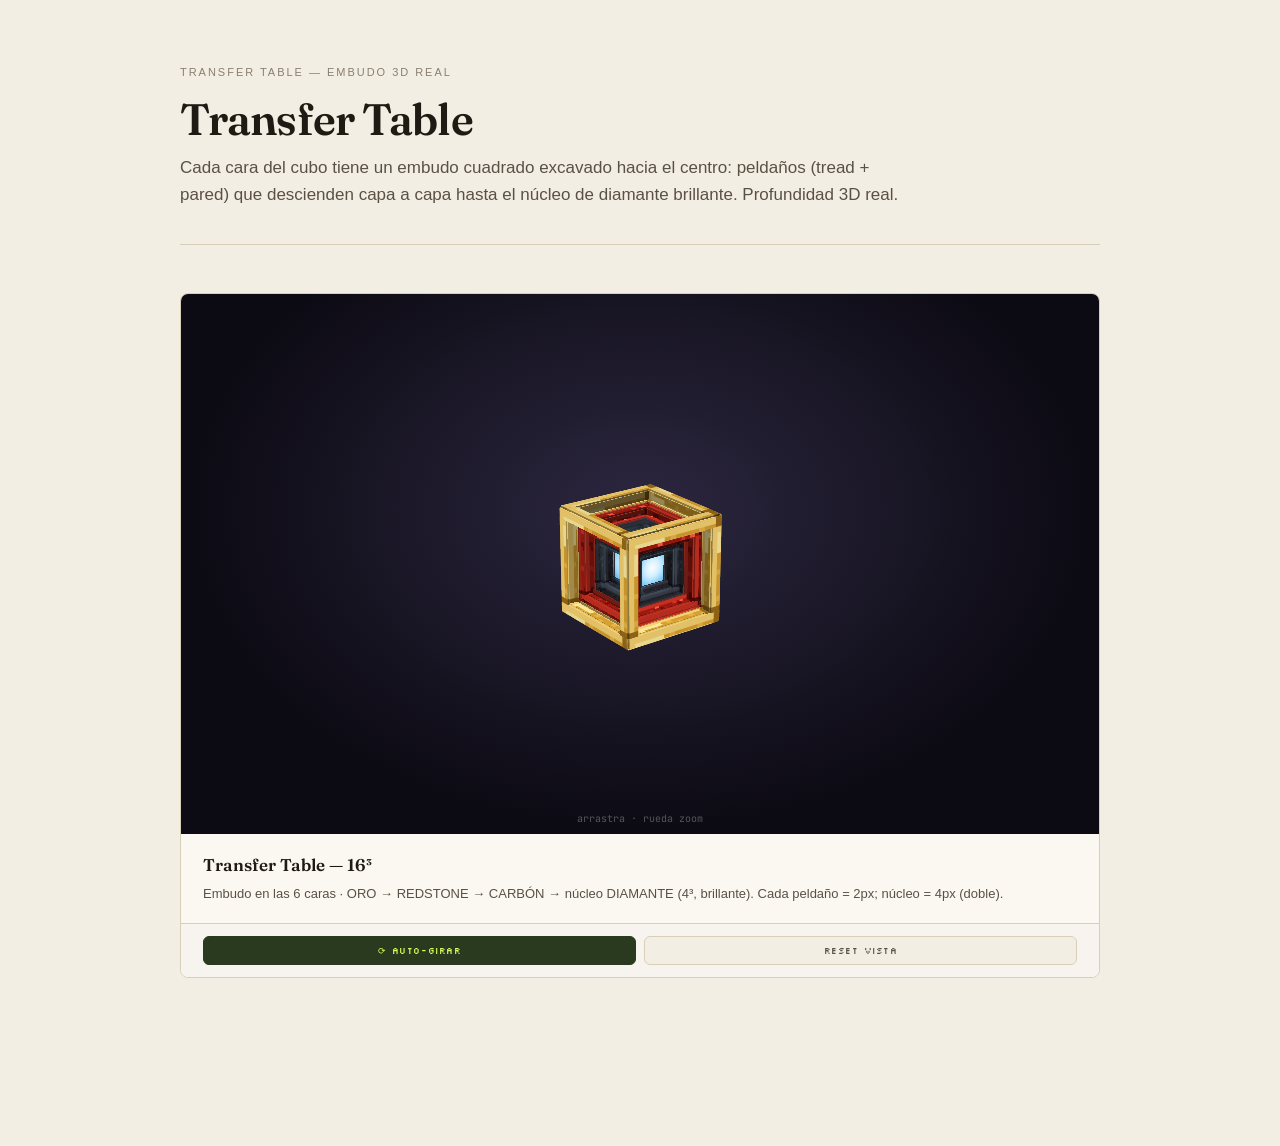
<file: src/main/resources/reference/transfer_table_3d_preview.html>
<!DOCTYPE html>
<html lang="es">
<head>
<meta charset="UTF-8">
<title>Transfer Table — Embudo 3D Real</title>
<link href="https://fonts.googleapis.com/css2?family=Silkscreen:wght@400;700&family=JetBrains+Mono:wght@400;500;700&family=Fraunces:opsz,wght@9..144,400;9..144,600;9..144,700&display=swap" rel="stylesheet">
<style>
  :root { --bg: #f3eee3; --bg-card: #fbf8f1; --ink: #1f1a14; --ink-soft: #5a5145; --ink-faint: #8a7f6f; --rule: #d9cfb8; }
  * { box-sizing: border-box; }
  html, body { margin: 0; padding: 0; }
  body { background: var(--bg); color: var(--ink); font-family: Helvetica, Arial, sans-serif; font-size: 15px; line-height: 1.55; }
  .wrap { max-width: 1000px; margin: 0 auto; padding: 64px 40px 120px; }
  header { border-bottom: 1px solid var(--rule); padding-bottom: 36px; margin-bottom: 48px; }
  .eyebrow { font-size: 11px; text-transform: uppercase; letter-spacing: 0.18em; color: var(--ink-faint); margin-bottom: 14px; }
  h1 { font-family: 'Fraunces', serif; font-weight: 600; font-size: 44px; line-height: 1.1; margin: 0 0 12px; letter-spacing: -0.02em; }
  .lede { font-size: 17px; color: var(--ink-soft); max-width: 720px; margin: 0; }
  section { margin-bottom: 48px; }
  .viewer-card { background: var(--bg-card); border: 1px solid var(--rule); border-radius: 8px; overflow: hidden; display: flex; flex-direction: column; }
  .viewport { background: radial-gradient(ellipse at 50% 40%, #2c2740 0%, #0c0a13 70%); height: 540px; perspective: 1300px; cursor: grab; position: relative; }
  .viewport:active { cursor: grabbing; }
  .world { position: absolute; left: 50%; top: 50%; transform-style: preserve-3d; }
  .box { position: absolute; transform-style: preserve-3d; left: 0; top: 0; }
  .face { position: absolute; left: 50%; top: 50%; }
  .label { padding: 18px 22px; }
  .label h3 { font-family: 'Fraunces', serif; font-weight: 600; font-size: 17px; margin: 0 0 6px; }
  .label p { font-size: 13px; color: var(--ink-soft); margin: 0; }
  .controls { display: flex; gap: 8px; padding: 12px 22px; background: #f7f4f0; border-top: 1px solid var(--rule); }
  .btn { flex: 1; padding: 8px 6px; border: 1px solid var(--rule); background: var(--bg); border-radius: 6px; font-family: 'Silkscreen', monospace; font-size: 9px; letter-spacing: 0.06em; text-transform: uppercase; cursor: pointer; color: var(--ink-soft); transition: all 0.15s; }
  .btn:hover { background: #e8dfd0; }
  .btn.active { background: #2a3a1e; color: #d8ff60; border-color: #2a3a1e; }
  .hint { position: absolute; bottom: 8px; left: 0; right: 0; text-align: center; font-family: 'JetBrains Mono', monospace; font-size: 10px; color: rgba(255,255,255,0.3); pointer-events: none; }
</style>
</head>
<body>
  <div class="wrap">
    <header>
      <div class="eyebrow">Transfer Table — Embudo 3D Real</div>
      <h1>Transfer Table</h1>
      <p class="lede">Cada cara del cubo tiene un embudo cuadrado excavado hacia el centro: peldaños (tread + pared) que descienden capa a capa hasta el núcleo de diamante brillante. Profundidad 3D real.</p>
    </header>

    <section>
      <div class="viewer-card">
        <div class="viewport" id="vp">
          <div class="world" id="world"></div>
          <div class="hint">arrastra · rueda zoom</div>
        </div>
        <div class="label">
          <h3>Transfer Table — 16³</h3>
          <p>Embudo en las 6 caras · ORO → REDSTONE → CARBÓN → núcleo DIAMANTE (4³, brillante). Cada peldaño = 2px; núcleo = 4px (doble).</p>
        </div>
        <div class="controls">
          <button class="btn active" id="btn-spin">⟳ Auto-girar</button>
          <button class="btn" id="btn-reset">Reset vista</button>
        </div>
      </div>
    </section>
  </div>

<script>
const S = 7; // px por bloque MC

function shade(rgb, f) { return `rgb(${Math.round(rgb[0]*f)},${Math.round(rgb[1]*f)},${Math.round(rgb[2]*f)})`; }
function shadeA(rgb, f, a) { return `rgba(${Math.round(rgb[0]*f)},${Math.round(rgb[1]*f)},${Math.round(rgb[2]*f)},${a})`; }
const shadeMap = { front:0.92, back:0.72, right:0.66, left:0.58, top:1.0, bottom:0.4 };

const world = document.getElementById('world');

// ===== Texturas (canvas → dataURL) para las capas =====
function makeTex(kind){
  const c=document.createElement('canvas'); c.width=16; c.height=16;
  const ctx=c.getContext('2d');
  const px=(x,y,col)=>{ ctx.fillStyle=col; ctx.fillRect(x,y,1,1); };
  if(kind==='gold'){
    ctx.fillStyle='#d8a02e'; ctx.fillRect(0,0,16,16);
    const cells=['#e8b545','#d2962a','#dca838','#c88a22','#e0ad40'];
    for(let y=0;y<16;y++)for(let x=0;x<16;x++){ if((x+y*3)%5===0) px(x,y,cells[(x*7+y)%cells.length]); }
    ctx.fillStyle='#f4d070'; ctx.fillRect(0,0,16,1); ctx.fillRect(0,0,1,16);
    ctx.fillStyle='#fae89a'; ctx.fillRect(1,1,5,1); ctx.fillRect(1,1,1,4);
    ctx.fillStyle='#9a6a16'; ctx.fillRect(0,15,16,1); ctx.fillRect(15,0,1,16);
    px(4,3,'#fff6c8'); px(10,6,'#fff0b0'); px(6,11,'#ffeaa0');
  } else if(kind==='red'){
    ctx.fillStyle='#9e1810'; ctx.fillRect(0,0,16,16);
    let seed=7; const rnd=()=>{ seed=(seed*1103515245+12345)&0x7fffffff; return seed/0x7fffffff; };
    for(let i=0;i<70;i++){ const x=Math.floor(rnd()*16),y=Math.floor(rnd()*16),r=rnd();
      px(x,y, r<0.45?'#6e0c08':r<0.78?'#b82418':r<0.93?'#d83426':'#ff5a44'); }
    ctx.fillStyle='#c43022'; ctx.fillRect(0,0,16,1); ctx.fillRect(0,0,1,16);
    ctx.fillStyle='#5a0a06'; ctx.fillRect(0,15,16,1); ctx.fillRect(15,0,1,16);
  } else if(kind==='carbon'){
    ctx.fillStyle='#22222a'; ctx.fillRect(0,0,16,16);
    let seed=3; const rnd=()=>{ seed=(seed*1103515245+12345)&0x7fffffff; return seed/0x7fffffff; };
    for(let i=0;i<48;i++){ const x=Math.floor(rnd()*16),y=Math.floor(rnd()*16),r=rnd();
      px(x,y, r<0.5?'#16161c':r<0.85?'#2c2c36':'#3a3a46'); }
    ctx.fillStyle='#34343e'; ctx.fillRect(0,0,16,1); ctx.fillRect(0,0,1,16);
    ctx.fillStyle='#121218'; ctx.fillRect(0,15,16,1); ctx.fillRect(15,0,1,16);
  }
  return c.toDataURL();
}
const TEX = { gold: makeTex('gold'), red: makeTex('red'), carbon: makeTex('carbon') };

// Caja sólida centrada en (x,y,z) con tamaño (w,h,d). texUrl opcional aplica textura con sombreado por cara.
function makeBox(parent, x, y, z, w, h, d, colorFn, texUrl) {
  const box = document.createElement('div');
  box.className = 'box';
  box.style.transform = `translate3d(${x*S}px, ${-y*S}px, ${z*S}px)`;
  const W=w*S, H=h*S, D=d*S;
  const faces = [
    { n:'front',  t:`translate(-50%,-50%) translateZ(${D/2}px)`,                 w:W,h:H },
    { n:'back',   t:`translate(-50%,-50%) rotateY(180deg) translateZ(${D/2}px)`,  w:W,h:H },
    { n:'right',  t:`translate(-50%,-50%) rotateY(90deg) translateZ(${W/2}px)`,   w:D,h:H },
    { n:'left',   t:`translate(-50%,-50%) rotateY(-90deg) translateZ(${W/2}px)`,  w:D,h:H },
    { n:'top',    t:`translate(-50%,-50%) rotateX(90deg) translateZ(${H/2}px)`,   w:W,h:D },
    { n:'bottom', t:`translate(-50%,-50%) rotateX(-90deg) translateZ(${H/2}px)`,  w:W,h:D },
  ];
  faces.forEach(f => {
    const el = document.createElement('div');
    el.className='face';
    el.style.width=f.w+'px'; el.style.height=f.h+'px';
    el.style.transform=f.t;
    if (texUrl) {
      const fac = shadeMap[f.n];
      const ov = (fac>=1 ? 0 : (1-fac)).toFixed(2);
      el.style.backgroundImage = `linear-gradient(rgba(0,0,0,${ov}),rgba(0,0,0,${ov})), url(${texUrl})`;
      el.style.backgroundSize = 'cover';
      el.style.imageRendering = 'pixelated';
    } else {
      el.style.background = colorFn(f.n);
    }
    box.appendChild(el);
  });
  parent.appendChild(box);
  return box;
}

// Anillo (tread) = marco de 4 barras texturizadas en un plano a profundidad z
function makeRing(parent, z, outerHalf, innerHalf, rgb, texUrl) {
  const O=outerHalf, I=innerHalf, t=0.5, band=(O-I);
  const cf=(n)=>shade(rgb, shadeMap[n]);
  makeBox(parent, 0,  (I+O)/2, z, 2*O, band, t, cf, texUrl);  // arriba
  makeBox(parent, 0, -(I+O)/2, z, 2*O, band, t, cf, texUrl);  // abajo
  makeBox(parent, -(I+O)/2, 0, z, band, 2*I, t, cf, texUrl);  // izquierda
  makeBox(parent,  (I+O)/2, 0, z, band, 2*I, t, cf, texUrl);  // derecha
}

// Pared vertical (riser): tubo cuadrado de medio-lado H, entre z0 y z1
function makeRiser(parent, H, z0, z1, rgb, texUrl) {
  const midz = (z0+z1)/2, span = (z1-z0), t = 0.4;
  const cf=(n)=>shade(rgb, shadeMap[n]);
  makeBox(parent, 0,  H, midz, 2*H, t, span, cf, texUrl);
  makeBox(parent, 0, -H, midz, 2*H, t, span, cf, texUrl);
  makeBox(parent, -H, 0, midz, t, 2*H, span, cf, texUrl);
  makeBox(parent,  H, 0, midz, t, 2*H, span, cf, texUrl);
}

// Colores siguiendo la textura de la mesa: oro → rojo → negro → azul
const GOLD=[210,150,38], REDSTONE=[160,26,20], CARBON=[34,34,44];
function buildFunnel(wrapper) {
  // Capas finas (1.5px de tread) para que las 4 bandas se vean. Superficie z=8 → centro
  // ORO:   tread z8 outer8 inner6.5 ; riser half6.5 z6..8
  makeRing(wrapper, 8,    8,   6.5, GOLD, TEX.gold);
  makeRiser(wrapper, 6.5, 6,   8,   GOLD, TEX.gold);
  // ROJO:  tread z6 outer6.5 inner5 ; riser half5 z4..6
  makeRing(wrapper, 6,    6.5, 5,   REDSTONE, TEX.red);
  makeRiser(wrapper, 5,   4,   6,   REDSTONE, TEX.red);
  // NEGRO: tread z4 outer5 inner3 ; riser half3 z2..4
  makeRing(wrapper, 4,    5,   3,   CARBON, TEX.carbon);
  makeRiser(wrapper, 3,   2,   4,   CARBON, TEX.carbon);
  // PLANO EMISIVO al fondo del embudo — mira hacia afuera de ESTA cara
  // (uno por cada una de las 6 caras → la cara azul se ve llena desde cualquier ángulo)
  const lit = document.createElement('div');
  lit.style.position='absolute'; lit.style.left='0'; lit.style.top='0';
  const sz = 2*2.8*S;
  lit.style.width = sz+'px'; lit.style.height = sz+'px';
  lit.style.transform = `translate(-50%,-50%) translateZ(${2.9*S}px)`;
  lit.style.background = 'radial-gradient(circle at 50% 44%, #ffffff, #cfeeff 34%, rgba(70,175,235,0.92) 82%)';
  lit.style.filter = 'blur(1.5px) drop-shadow(0 0 10px #8ce0ff)';
  wrapper.appendChild(lit);
}

// Wrapper rotado para cada una de las 6 caras
function faceWrapper(rot) {
  const d = document.createElement('div');
  d.className = 'box';
  d.style.transform = rot;
  world.appendChild(d);
  return d;
}
const rots = {
  front:  'rotateY(0deg)',
  back:   'rotateY(180deg)',
  right:  'rotateY(90deg)',
  left:   'rotateY(-90deg)',
  top:    'rotateX(-90deg)',
  bottom: 'rotateX(90deg)',
};
Object.values(rots).forEach(r => buildFunnel(faceWrapper(r)));

// NÚCLEO de diamante azul — cubo sólido detrás de los planos emisivos (da volumen)
const CORE=[70,175,235];
const diamondFace = (n) => shade(CORE, Math.min(1, shadeMap[n]*1.05));
const core = makeBox(world, 0, 0, 0, 5.4, 5.4, 5.4, diamondFace);
core.style.filter = 'drop-shadow(0 0 8px #2aa6ff)';

// ===== INTERACCIÓN =====
const vp = document.getElementById('vp');
let rotX = -22, rotY = 32, dist = 0, spinning = true, dragging = false, lastX = 0, lastY = 0;
function applyTransform() {
  world.style.transform = `translateZ(${dist}px) rotateX(${rotX}deg) rotateY(${rotY}deg)`;
}
vp.addEventListener('pointerdown', e => { dragging=true; spinning=false; document.getElementById('btn-spin').classList.remove('active'); lastX=e.clientX; lastY=e.clientY; vp.setPointerCapture(e.pointerId); });
vp.addEventListener('pointermove', e => {
  if (!dragging) return;
  rotY += (e.clientX-lastX)*0.5; rotX += (e.clientY-lastY)*0.5;
  rotX = Math.max(-80, Math.min(80, rotX));
  lastX=e.clientX; lastY=e.clientY; applyTransform();
});
vp.addEventListener('pointerup', () => { dragging=false; });
vp.addEventListener('wheel', e => { e.preventDefault(); dist = Math.max(-220, Math.min(160, dist - e.deltaY*0.3)); applyTransform(); }, {passive:false});
document.getElementById('btn-spin').addEventListener('click', () => { spinning=!spinning; document.getElementById('btn-spin').classList.toggle('active'); });
document.getElementById('btn-reset').addEventListener('click', () => { rotX=-22; rotY=32; dist=0; applyTransform(); });

function loop() {
  if (spinning && !dragging) { rotY = (rotY + 0.8) % 360; applyTransform(); }
  requestAnimationFrame(loop);
}
applyTransform();
requestAnimationFrame(loop);
</script>
</body>
</html>
</file>
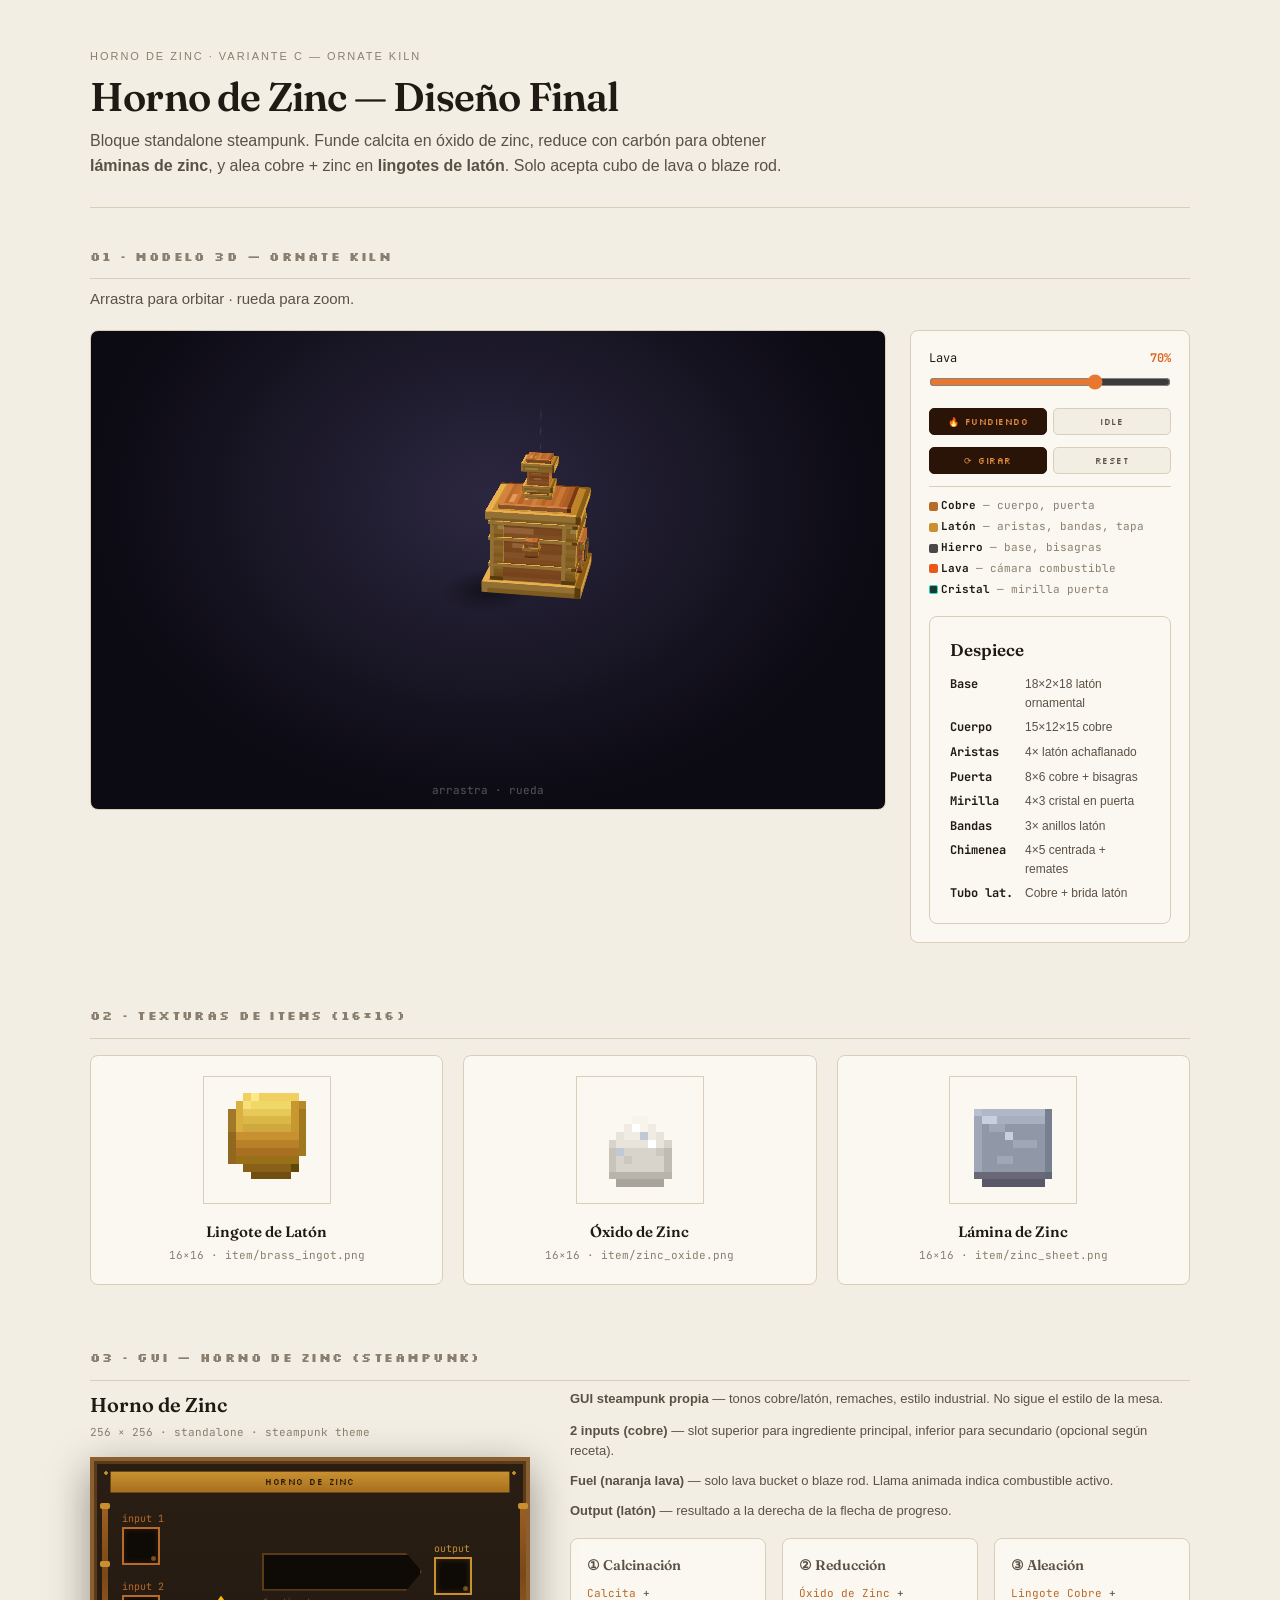
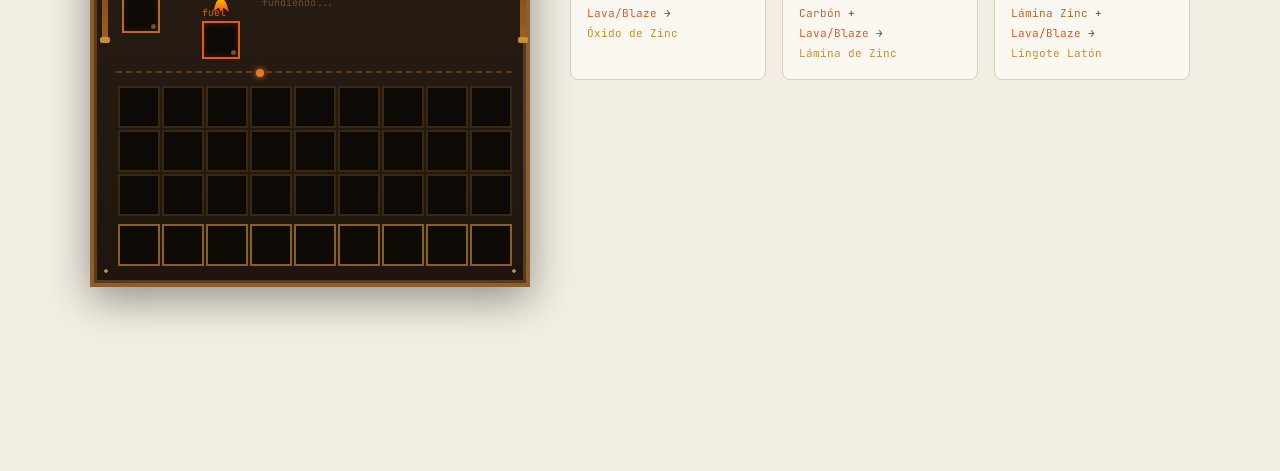
<file: src/main/resources/reference/zinc-smelter-final.html>
<!DOCTYPE html>
<html lang="es">
<head>
<meta charset="UTF-8">
<title>Horno de Zinc — Variante C Final + GUI Steampunk</title>
<link href="https://fonts.googleapis.com/css2?family=Silkscreen:wght@400;700&family=JetBrains+Mono:wght@400;500;700&family=Fraunces:opsz,wght@9..144,400;9..144,600;9..144,700&display=swap" rel="stylesheet">
<style>
  :root { --bg:#f3eee3; --bg-card:#fbf8f1; --ink:#1f1a14; --ink-soft:#5a5145; --ink-faint:#8a7f6f; --rule:#d9cfb8; }
  *{ box-sizing:border-box; margin:0; padding:0; }
  body{ background:var(--bg); color:var(--ink); font-family:Helvetica,Arial,sans-serif; font-size:15px; line-height:1.55; }
  .wrap{ max-width:1180px; margin:0 auto; padding:48px 40px 120px; }
  header{ border-bottom:1px solid var(--rule); padding-bottom:28px; margin-bottom:40px; }
  .eyebrow{ font-size:11px; text-transform:uppercase; letter-spacing:.18em; color:var(--ink-faint); margin-bottom:10px; }
  h1{ font-family:'Fraunces',serif; font-weight:600; font-size:40px; line-height:1.1; margin:0 0 10px; letter-spacing:-.02em; }
  .lede{ font-size:16px; color:var(--ink-soft); max-width:720px; }
  h2{ font-family:'Silkscreen',monospace; font-size:12px; text-transform:uppercase; letter-spacing:.12em; color:var(--ink-faint); margin:0 0 8px; padding-bottom:12px; border-bottom:1px solid var(--rule); }
  section{ margin-bottom:64px; }
  .sub{ color:var(--ink-soft); max-width:720px; margin:0 0 20px; }

  /* Viewer */
  .viewer-grid{ display:grid; grid-template-columns:1fr 280px; gap:24px; }
  .viewport{ background:radial-gradient(ellipse at 50% 35%,#2c2740 0%,#0c0a13 70%); border:1px solid var(--rule); border-radius:8px; height:480px; position:relative; overflow:hidden; perspective:1200px; cursor:grab; }
  .viewport:active{ cursor:grabbing; }
  .world{ position:absolute; left:50%; top:54%; transform-style:preserve-3d; }
  .box{ position:absolute; transform-style:preserve-3d; left:0; top:0; }
  .face{ position:absolute; left:50%; top:50%; }
  .hint{ position:absolute; bottom:10px; left:0; right:0; text-align:center; font-family:'JetBrains Mono',monospace; font-size:11px; color:rgba(255,255,255,0.3); pointer-events:none; }
  .controls{ display:flex; flex-direction:column; gap:12px; padding:18px; background:var(--bg-card); border:1px solid var(--rule); border-radius:8px; }
  .control-group label{ display:flex; justify-content:space-between; font-family:'JetBrains Mono',monospace; font-size:12px; margin-bottom:5px; }
  .control-group label .val{ color:#d86828; font-weight:700; }
  input[type=range]{ width:100%; accent-color:#e87830; }
  .btn-row{ display:flex; gap:6px; }
  .btn{ flex:1; padding:7px 4px; border:1px solid var(--rule); background:var(--bg); border-radius:5px; font-family:'Silkscreen',monospace; font-size:9px; letter-spacing:.05em; text-transform:uppercase; cursor:pointer; color:var(--ink-soft); transition:all .15s; }
  .btn:hover{ background:#e8dfd0; }
  .btn.active{ background:#2a1408; color:#e89040; border-color:#2a1408; }
  .legend{ font-size:11px; color:var(--ink-faint); font-family:'JetBrains Mono',monospace; line-height:1.9; padding-top:8px; border-top:1px solid var(--rule); }
  .legend b{ color:var(--ink); }
  .sw{ display:inline-block; width:9px; height:9px; border-radius:2px; vertical-align:middle; margin-right:3px; }

  /* Items */
  .items-row{ display:grid; grid-template-columns:repeat(3,1fr); gap:20px; margin-top:16px; }
  .item-card{ background:var(--bg-card); border:1px solid var(--rule); border-radius:8px; padding:20px; text-align:center; }
  .item-card canvas{ image-rendering:pixelated; border:1px solid var(--rule); margin-bottom:10px; }
  .item-card h4{ font-family:'Fraunces',serif; font-weight:600; font-size:15px; margin:0 0 4px; }
  .item-card p{ font-size:11px; color:var(--ink-faint); font-family:'JetBrains Mono',monospace; }

  /* GUI Steampunk */
  .gui-steampunk{
    position:relative; width:440px; height:430px;
    background:linear-gradient(180deg,#2a1e14 0%,#1e160e 100%);
    border:4px solid #8a6030; outline:3px solid #5a3a18; outline-offset:-7px;
    image-rendering:pixelated; box-shadow:0 12px 40px rgba(0,0,0,.4);
  }
  .gui-steampunk .rivets{
    position:absolute; inset:0; pointer-events:none;
    background-image:
      radial-gradient(circle 2px at 12px 12px,#c89030 1.5px,transparent 2px),
      radial-gradient(circle 2px at calc(100% - 12px) 12px,#c89030 1.5px,transparent 2px),
      radial-gradient(circle 2px at 12px calc(100% - 12px),#c89030 1.5px,transparent 2px),
      radial-gradient(circle 2px at calc(100% - 12px) calc(100% - 12px),#c89030 1.5px,transparent 2px);
  }
  .gui-steampunk .titlebar{
    position:absolute; top:10px; left:16px; right:16px; height:22px;
    background:linear-gradient(180deg,#c89030,#a87020);
    border:1px solid #6a4810; border-radius:1px;
    display:flex; align-items:center; justify-content:center;
  }
  .gui-steampunk .titlebar span{
    font-family:'Silkscreen',monospace; font-size:9px; letter-spacing:.06em; color:#2a1a08;
  }
  .gui-steampunk .gslot{
    position:absolute; background:#0e0a06; border:2px solid #5a3a18;
    box-shadow:inset 0 0 4px rgba(0,0,0,.5);
  }
  .gui-steampunk .gslot.input{ border-color:#b86a28; box-shadow:inset 0 0 6px rgba(184,106,40,.2); }
  .gui-steampunk .gslot.fuel{ border-color:#e85818; box-shadow:inset 0 0 6px rgba(232,88,24,.25); }
  .gui-steampunk .gslot.output{ border-color:#c89030; box-shadow:inset 0 0 6px rgba(200,144,48,.25); }
  .gui-steampunk .gslot .rivet{
    position:absolute; bottom:2px; right:2px; width:5px; height:5px;
    background:radial-gradient(circle,#c89030,#8a6020); border-radius:50%; opacity:.6;
  }
  .gui-steampunk .gtag{
    position:absolute; font-family:'JetBrains Mono',monospace; font-size:10px; white-space:nowrap;
  }
  .gui-steampunk .gtag.copper{ color:#b86a28; }
  .gui-steampunk .gtag.lava{ color:#e85818; }
  .gui-steampunk .gtag.brass{ color:#c89030; }
  .gui-steampunk .gtag.dim{ color:#6a5030; }
  .gui-steampunk .garr{
    position:absolute; font-family:'JetBrains Mono',monospace; line-height:1;
  }

  /* Progress arrow steampunk */
  .gpr-track{ position:absolute; }
  .gpr-bg{
    position:absolute; inset:0;
    background:#0e0a06; border:2px solid #5a3a18;
    clip-path:polygon(0 0,calc(100% - 16px) 0,100% 50%,calc(100% - 16px) 100%,0 100%);
  }
  .gpr-fill{
    position:absolute; top:0; left:0; bottom:0;
    background:linear-gradient(90deg,#8a3808,#e87820,#ffaa30);
    clip-path:polygon(0 0,calc(100% - 12px) 0,100% 50%,calc(100% - 12px) 100%,0 100%);
    animation:mcprog 3.2s linear infinite;
  }
  @keyframes mcprog{ 0%{width:0} 79%{width:100%} 80%{width:0} 100%{width:0} }

  /* Flame indicator */
  .gflame{
    position:absolute; width:16px; height:16px;
    background:linear-gradient(0deg,#ff4400 0%,#ff8800 40%,#ffcc00 100%);
    clip-path:polygon(50% 0%, 20% 40%, 0% 100%, 35% 75%, 50% 100%, 65% 75%, 100% 100%, 80% 40%);
    animation:flamePulse 1.2s ease-in-out infinite alternate;
  }
  @keyframes flamePulse{ 0%{opacity:.6;transform:scaleY(.85)} 100%{opacity:1;transform:scaleY(1.05)} }

  /* Inventory steampunk */
  .ginv-grid{ position:absolute; display:grid; gap:2px; }
  .ginv-cell{
    background:#0e0a06; border:2px solid #3a2810;
    box-shadow:inset 0 0 2px rgba(0,0,0,.4);
  }
  .ghotbar{ position:absolute; display:grid; grid-auto-flow:column; gap:2px; }
  .ghotbar-cell{
    background:#0e0a06; border:2px solid #8a6020;
  }
  .gsep{
    position:absolute; height:0;
    border-top:2px dashed #5a3a18;
  }
  .gsep .gmarker{
    position:absolute; top:-4px; width:8px; height:8px;
    background:#e87820; border-radius:50%;
    box-shadow:0 0 6px #e87820;
  }

  /* Pipe decoration on GUI */
  .gpipe{
    position:absolute; background:linear-gradient(180deg,#a06020,#7a4818,#a06020);
    border-radius:3px;
  }
  .gpipe-joint{
    position:absolute; background:#c89030; border-radius:2px;
  }

  .gui-row{ display:grid; grid-template-columns:auto 1fr; gap:40px; align-items:start; }
  .recipes-grid{ display:grid; grid-template-columns:repeat(3,1fr); gap:16px; margin-top:16px; }
  .recipe-card{ background:var(--bg-card); border:1px solid var(--rule); border-radius:8px; padding:16px; }
  .recipe-card h4{ font-family:'Fraunces',serif; font-weight:600; font-size:14px; margin:0 0 8px; }
  .recipe-card .flow{ font-family:'JetBrains Mono',monospace; font-size:11px; color:var(--ink-soft); line-height:1.8; }
  .recipe-card .flow .mat{ color:#b86a28; }
  .recipe-card .flow .fuel{ color:#e85818; }
  .recipe-card .flow .out{ color:#c89030; }

  /* Spec */
  .spec-grid{ display:grid; grid-template-columns:1fr 1fr; gap:24px; }
  .spec-card{ background:var(--bg-card); border:1px solid var(--rule); border-radius:8px; padding:20px; }
  .spec-card h3{ font-family:'Fraunces',serif; font-weight:600; font-size:17px; margin:0 0 12px; }
  .spec-card dl{ display:grid; grid-template-columns:auto 1fr; gap:6px 12px; margin:0; font-size:12px; }
  .spec-card dt{ font-family:'JetBrains Mono',monospace; font-weight:700; }
  .spec-card dd{ margin:0; color:var(--ink-soft); }

  @keyframes fireFlicker1{0%{height:60%;opacity:.9}25%{height:80%;opacity:1}50%{height:55%;opacity:.85}75%{height:75%;opacity:.95}100%{height:60%;opacity:.9}}
  @keyframes fireFlicker2{0%{height:45%;opacity:.8}30%{height:65%;opacity:.95}60%{height:40%;opacity:.75}100%{height:45%;opacity:.8}}
  @keyframes fireFlicker3{0%{height:35%;opacity:.7}40%{height:55%;opacity:.85}70%{height:30%;opacity:.65}100%{height:35%;opacity:.7}}
  .fire-container{position:absolute;bottom:0;left:0;right:0;top:0;overflow:hidden;pointer-events:none;}
  .flame-el{position:absolute;bottom:0;border-radius:50% 50% 20% 20%;filter:blur(0.3px);}
  .flame-el.f1{left:15%;width:35%;background:linear-gradient(0deg,#ff4400 0%,#ff8800 40%,#ffcc00 80%,rgba(255,230,100,0) 100%);animation:fireFlicker1 0.8s ease-in-out infinite alternate;}
  .flame-el.f2{left:45%;width:28%;background:linear-gradient(0deg,#ff5500 0%,#ff9920 50%,#ffdd44 85%,rgba(255,230,100,0) 100%);animation:fireFlicker2 1.1s ease-in-out infinite alternate;}
  .flame-el.f3{left:25%;width:22%;background:linear-gradient(0deg,#ff6600 0%,#ffaa30 60%,rgba(255,200,60,0) 100%);animation:fireFlicker3 0.7s ease-in-out infinite alternate;}
  .flame-el.f4{left:55%;width:20%;background:linear-gradient(0deg,#ff3300 0%,#ff7700 50%,rgba(255,180,40,0) 100%);animation:fireFlicker1 0.9s ease-in-out infinite alternate-reverse;}
</style>
</head>
<body>
<div class="wrap">
  <header>
    <div class="eyebrow">Horno de Zinc · Variante C — Ornate Kiln</div>
    <h1>Horno de Zinc — Diseño Final</h1>
    <p class="lede">Bloque standalone steampunk. Funde calcita en óxido de zinc, reduce con carbón para obtener <strong>láminas de zinc</strong>, y alea cobre + zinc en <strong>lingotes de latón</strong>. Solo acepta cubo de lava o blaze rod.</p>
  </header>

  <!-- ═══ 01 · 3D ═══ -->
  <section>
    <h2>01 · Modelo 3D — Ornate Kiln</h2>
    <p class="sub">Arrastra para orbitar · rueda para zoom.</p>
    <div class="viewer-grid">
      <div class="viewport" id="vp">
        <div class="world" id="world"></div>
        <div class="hint">arrastra · rueda</div>
      </div>
      <div class="controls">
        <div class="control-group">
          <label>Lava <span class="val" id="lvl-val">70%</span></label>
          <input type="range" id="lvl" min="0" max="100" value="70">
        </div>
        <div class="btn-row">
          <button class="btn active" id="btn-smelt">🔥 Fundiendo</button>
          <button class="btn" id="btn-idle">Idle</button>
        </div>
        <div class="btn-row">
          <button class="btn active" id="btn-spin">⟳ Girar</button>
          <button class="btn" id="btn-reset">Reset</button>
        </div>
        <div class="legend">
          <span><span class="sw" style="background:#b86a28;"></span><b>Cobre</b> — cuerpo, puerta</span><br>
          <span><span class="sw" style="background:#c89030;"></span><b>Latón</b> — aristas, bandas, tapa</span><br>
          <span><span class="sw" style="background:#484848;"></span><b>Hierro</b> — base, bisagras</span><br>
          <span><span class="sw" style="background:#e85818;"></span><b>Lava</b> — cámara combustible</span><br>
          <span><span class="sw" style="background:#1a3830;border:1px solid #30d4c0;"></span><b>Cristal</b> — mirilla puerta</span>
        </div>
        <div class="spec-card" style="margin-top:4px;">
          <h3>Despiece</h3>
          <dl>
            <dt>Base</dt><dd>18×2×18 latón ornamental</dd>
            <dt>Cuerpo</dt><dd>15×12×15 cobre</dd>
            <dt>Aristas</dt><dd>4× latón achaflanado</dd>
            <dt>Puerta</dt><dd>8×6 cobre + bisagras</dd>
            <dt>Mirilla</dt><dd>4×3 cristal en puerta</dd>
            <dt>Bandas</dt><dd>3× anillos latón</dd>
            <dt>Chimenea</dt><dd>4×5 centrada + remates</dd>
            <dt>Tubo lat.</dt><dd>Cobre + brida latón</dd>
          </dl>
        </div>
      </div>
    </div>
  </section>

  <!-- ═══ 02 · Items ═══ -->
  <section>
    <h2>02 · Texturas de Items (16×16)</h2>
    <div class="items-row" id="items-row"></div>
  </section>

  <!-- ═══ 03 · GUI ═══ -->
  <section>
    <h2>03 · GUI — Horno de Zinc (Steampunk)</h2>
    <div class="gui-row">
      <div>
        <p style="font-family:'Fraunces',serif;font-weight:600;font-size:20px;margin:0 0 4px;">Horno de Zinc</p>
        <p style="font-family:'JetBrains Mono',monospace;font-size:11px;color:var(--ink-faint);margin:0 0 16px;">256 × 256 · standalone · steampunk theme</p>
        <div class="gui-steampunk" id="gui-smelt">
          <div class="rivets"></div>
          <div class="titlebar"><span>Horno de Zinc</span></div>
        </div>
      </div>
      <div style="font-size:13px;color:var(--ink-soft);">
        <p><strong>GUI steampunk propia</strong> — tonos cobre/latón, remaches, estilo industrial. No sigue el estilo de la mesa.</p>
        <p style="margin-top:12px;"><strong>2 inputs (cobre)</strong> — slot superior para ingrediente principal, inferior para secundario (opcional según receta).</p>
        <p style="margin-top:10px;"><strong>Fuel (naranja lava)</strong> — solo lava bucket o blaze rod. Llama animada indica combustible activo.</p>
        <p style="margin-top:10px;"><strong>Output (latón)</strong> — resultado a la derecha de la flecha de progreso.</p>
        <div class="recipes-grid">
          <div class="recipe-card">
            <h4>① Calcinación</h4>
            <div class="flow"><span class="mat">Calcita</span> +<br><span class="fuel">Lava/Blaze</span> →<br><span class="out">Óxido de Zinc</span></div>
          </div>
          <div class="recipe-card">
            <h4>② Reducción</h4>
            <div class="flow"><span class="mat">Óxido de Zinc</span> +<br><span class="mat">Carbón</span> +<br><span class="fuel">Lava/Blaze</span> →<br><span class="out">Lámina de Zinc</span></div>
          </div>
          <div class="recipe-card">
            <h4>③ Aleación</h4>
            <div class="flow"><span class="mat">Lingote Cobre</span> +<br><span class="mat">Lámina Zinc</span> +<br><span class="fuel">Lava/Blaze</span> →<br><span class="out">Lingote Latón</span></div>
          </div>
        </div>
      </div>
    </div>
  </section>
</div>

<script>
// ══════════════════════════════════════════════════════════════════════════════
// 3D ENGINE (same as distiller)
// ══════════════════════════════════════════════════════════════════════════════
const S = 5.5;
const COPPER=[176,106,44], BRASS=[200,148,56], GLASS=[26,56,52], IRON=[72,72,74];
const LAVA=[232,88,24], LAVA_GLOW=[255,140,40];
const SM = { front:.90, back:.70, right:.62, left:.56, top:1.0, bottom:.38 };

function shade(rgb,f){return `rgb(${Math.round(rgb[0]*f)},${Math.round(rgb[1]*f)},${Math.round(rgb[2]*f)})`;}
function shadeA(rgb,f,a){return `rgba(${Math.round(rgb[0]*f)},${Math.round(rgb[1]*f)},${Math.round(rgb[2]*f)},${a})`;}

function mkTex(kind){
  const c=document.createElement('canvas');c.width=16;c.height=16;const x=c.getContext('2d');
  if(kind==='copper'){x.fillStyle='#b86a28';x.fillRect(0,0,16,16);[[0,'#c47630'],[1,'#b86a28'],[2,'#c07030'],[3,'#c87a34'],[4,'#b46228'],[5,'#c27232'],[6,'#be6e2e'],[7,'#d08040'],[8,'#c47630'],[9,'#b86228'],[10,'#c47030'],[11,'#bc6a2c'],[12,'#c87a34'],[13,'#b86228'],[14,'#a85e24'],[15,'#b86a28']].forEach(([y,c])=>{x.fillStyle=c;x.fillRect(0,y,16,1);});x.fillStyle='#e89858';x.fillRect(2,2,6,1);x.fillRect(4,5,4,1);x.fillStyle='#d88040';x.fillRect(0,0,16,1);x.fillRect(0,0,1,16);x.fillStyle='#7a3a10';x.fillRect(0,15,16,1);x.fillRect(15,0,1,16);}
  else if(kind==='brass'){x.fillStyle='#c89030';x.fillRect(0,0,16,16);[[0,'#d49a3a'],[1,'#c89030'],[2,'#d09838'],[3,'#d89c3c'],[4,'#c48828'],[5,'#d29638'],[6,'#ce9234'],[7,'#dea040'],[8,'#d49a3a'],[9,'#c68c2c'],[10,'#d49838'],[11,'#cc8e32'],[12,'#d89c3c'],[13,'#c68a2c'],[14,'#be8428'],[15,'#c89030']].forEach(([y,c])=>{x.fillStyle=c;x.fillRect(0,y,16,1);});x.fillStyle='#f0c860';x.fillRect(2,2,6,1);x.fillStyle='#e8b050';x.fillRect(0,0,16,1);x.fillRect(0,0,1,16);x.fillStyle='#8a5c14';x.fillRect(0,15,16,1);x.fillRect(15,0,1,16);}
  else if(kind==='iron'){x.fillStyle='#484848';x.fillRect(0,0,16,16);let s=17;const rnd=()=>{s=(s*1103515245+12345)&0x7fffffff;return s/0x7fffffff;};for(let i=0;i<55;i++){const px=Math.floor(rnd()*16),py=Math.floor(rnd()*16),v=rnd();x.fillStyle=v<.35?'#383838':v<.7?'#505050':'#5c5c5c';x.fillRect(px,py,1,1);}x.fillStyle='#5e5e5e';x.fillRect(0,0,16,1);x.fillRect(0,0,1,16);x.fillStyle='#2c2c2c';x.fillRect(0,15,16,1);x.fillRect(15,0,1,16);}
  else if(kind==='lava'){x.fillStyle='#c83808';x.fillRect(0,0,16,16);for(let y=0;y<16;y++){const v=Math.sin(y*0.7)*0.15+0.85;x.fillStyle=`rgb(${Math.round(232*v)},${Math.round(88*v+y*3)},${Math.round(24*v)})`;x.fillRect(0,y,16,1);}x.fillStyle='#ff9820';x.fillRect(3,4,4,2);x.fillRect(9,8,5,2);x.fillStyle='#ffe870';x.fillRect(4,4,2,1);x.fillRect(10,8,3,1);}
  return c.toDataURL();
}
const TEX_COPPER=mkTex('copper'),TEX_BRASS=mkTex('brass'),TEX_IRON=mkTex('iron'),TEX_LAVA=mkTex('lava');
const copperF=n=>shade(COPPER,SM[n]);copperF.tex=TEX_COPPER;
const brassF=n=>shade(BRASS,SM[n]);brassF.tex=TEX_BRASS;
const ironF=n=>shade(IRON,SM[n]);ironF.tex=TEX_IRON;
const glassF=n=>shadeA(GLASS,SM[n]*1.1,0.55);
const lavaF=n=>shade(LAVA,SM[n]);lavaF.tex=TEX_LAVA;
const lavaGlF=n=>shadeA(LAVA_GLOW,SM[n],0.7);

function makeBox(parent,x,y,z,w,h,d,colorFn){
  const box=document.createElement('div');box.className='box';
  box.style.transform=`translate3d(${x*S}px,${-y*S}px,${z*S}px)`;
  const W=w*S,H=h*S,D=d*S;
  [{n:'front',t:`translate(-50%,-50%) translateZ(${D/2}px)`,w:W,h:H},{n:'back',t:`translate(-50%,-50%) rotateY(180deg) translateZ(${D/2}px)`,w:W,h:H},{n:'right',t:`translate(-50%,-50%) rotateY(90deg) translateZ(${W/2}px)`,w:D,h:H},{n:'left',t:`translate(-50%,-50%) rotateY(-90deg) translateZ(${W/2}px)`,w:D,h:H},{n:'top',t:`translate(-50%,-50%) rotateX(90deg) translateZ(${H/2}px)`,w:W,h:D},{n:'bottom',t:`translate(-50%,-50%) rotateX(-90deg) translateZ(${H/2}px)`,w:W,h:D}].forEach(f=>{
    const el=document.createElement('div');el.className='face';
    el.style.width=f.w+'px';el.style.height=f.h+'px';el.style.transform=f.t;
    if(colorFn.tex){const fac=SM[f.n],ov=(fac>=1?0:(1-fac)*0.85).toFixed(2);el.style.backgroundImage=`linear-gradient(rgba(0,0,0,${ov}),rgba(0,0,0,${ov})),url(${colorFn.tex})`;el.style.backgroundSize='cover';el.style.imageRendering='pixelated';}else{el.style.background=colorFn(f.n);}
    box.appendChild(el);
  });
  parent.appendChild(box);return box;
}

const world=document.getElementById('world');
let allParts=[], lavaLevel=0.7, isSmelting=true, spinning=true;

function buildC(){
  allParts.forEach(el=>el.remove()); allParts=[];
  const P=allParts, W=world;
  // Shadow
  const gnd=document.createElement('div');gnd.className='box';gnd.style.transform='translate3d(0,0,0) rotateX(90deg)';
  gnd.innerHTML=`<div class="face" style="width:${22*S}px;height:${18*S}px;transform:translate(-50%,-50%);background:radial-gradient(ellipse,rgba(0,0,0,0.45),transparent 68%);"></div>`;
  W.appendChild(gnd);P.push(gnd);

  // Base brass ornate
  P.push(makeBox(W,8,1,8,18,2,18,brassF));
  P.push(makeBox(W,8,.2,8,16,.6,16,ironF));

  // Lava
  const lH=3*lavaLevel;
  if(lH>.1){const lv=makeBox(W,8,2+lH/2,8,12,lH,12,lavaF);if(isSmelting)lv.style.filter='drop-shadow(0 0 6px rgba(255,100,20,0.7))';P.push(lv);}

  // Body copper
  P.push(makeBox(W,8,8,8,15,12,15,copperF));

  // Chamfered brass edges
  [[-6.5,-6.5],[-6.5,6.5],[6.5,-6.5],[6.5,6.5]].forEach(([dx,dz])=>{
    P.push(makeBox(W,8+dx,8,8+dz,2.5,12,2.5,brassF));
    [4,8,12].forEach(ry=>P.push(makeBox(W,8+dx,ry,8+dz,1.2,1.2,1.2,copperF)));
  });

  // Door
  P.push(makeBox(W,8,6,16,8,6,1,copperF));
  P.push(makeBox(W,4.2,8,16.5,.8,1.2,.8,brassF));
  P.push(makeBox(W,4.2,5,16.5,.8,1.2,.8,brassF));
  P.push(makeBox(W,11.5,6,16.6,.6,2,.6,ironF));

  // Mirilla + fire
  P.push(makeBox(W,8,6,16.8,4,3,.4,glassF));
  if(isSmelting && lavaLevel>0.05){
    const glow=makeBox(W,8,6,16.9,3.5,2.5,0.3,lavaGlF);
    glow.style.filter='drop-shadow(0 0 8px rgba(255,100,20,0.6))';
    glow.style.animation='1.5s ease-in-out infinite alternate flamePulse';
    P.push(glow);
    // Fire panel
    const fb=document.createElement('div');fb.className='box';
    fb.style.transform=`translate3d(${8*S}px,${-6*S}px,${16.9*S}px)`;
    const fp=document.createElement('div');fp.className='face';
    fp.style.width=3.2*S+'px';fp.style.height=2.8*S+'px';
    fp.style.transform=`translate(-50%,-50%) translateZ(${0.2*S}px)`;
    fp.style.background='transparent';fp.style.overflow='hidden';
    const fc=document.createElement('div');fc.className='fire-container';
    fc.innerHTML='<div class="flame-el f1"></div><div class="flame-el f2"></div><div class="flame-el f3"></div><div class="flame-el f4"></div>';
    const ag=document.createElement('div');
    ag.style.cssText='position:absolute;inset:0;background:radial-gradient(ellipse at 50% 80%,rgba(255,120,20,0.6),rgba(255,80,10,0.2) 60%,transparent 100%);animation:flamePulse 1.2s ease-in-out infinite alternate;';
    fp.appendChild(fc);fp.appendChild(ag);fb.appendChild(fp);W.appendChild(fb);P.push(fb);
  }

  // Brass bands
  P.push(makeBox(W,8,5,8,16,.6,16,brassF));
  P.push(makeBox(W,8,10,8,16,.6,16,brassF));
  P.push(makeBox(W,8,13,8,16,.6,16,brassF));

  // Top
  P.push(makeBox(W,8,14.5,8,17,1.5,17,brassF));
  P.push(makeBox(W,8,15.5,8,13,1,13,copperF));
  P.push(makeBox(W,8,16.5,8,5,.8,5,brassF));

  // Chimney
  P.push(makeBox(W,8,19,8,4,5,4,copperF));
  P.push(makeBox(W,8,18,8,5.5,1,5.5,brassF));
  P.push(makeBox(W,8,22,8,6,1.5,6,brassF));
  P.push(makeBox(W,8,23,8,4.5,.8,4.5,copperF));

  // Smoke
  if(isSmelting){
    for(let i=0;i<3;i++){
      const s=document.createElement('div');s.className='box';
      s.style.transform=`translate3d(${8*S}px,${-(25+i*3)*S}px,${8*S}px)`;
      s.innerHTML=`<div class="face" style="width:${(2+i)*S}px;height:${(1.5+i*.5)*S}px;transform:translate(-50%,-50%);background:radial-gradient(ellipse,rgba(160,150,140,${.3-i*.08}),transparent 70%);border-radius:50%;"></div>`;
      W.appendChild(s);P.push(s);
    }
  }

  // Side pipe
  P.push(makeBox(W,-.5,9,8,2,3,2.5,copperF));
  P.push(makeBox(W,-.5,9,8,2.5,.6,3,brassF));
}

buildC();

// ── Interaction ─────────────────────────────────────────────────────────────
let rotX=-22, rotY=30, dist=0, dragging=false, lastX=0, lastY=0;
const vp=document.getElementById('vp');
function applyT(){world.style.transform=`translateZ(${dist}px) rotateX(${rotX}deg) rotateY(${rotY}deg)`;}
vp.addEventListener('pointerdown',e=>{dragging=true;spinning=false;document.getElementById('btn-spin').classList.remove('active');lastX=e.clientX;lastY=e.clientY;vp.setPointerCapture(e.pointerId);});
vp.addEventListener('pointermove',e=>{if(!dragging)return;rotY+=(e.clientX-lastX)*.5;rotX+=(e.clientY-lastY)*.5;rotX=Math.max(-80,Math.min(80,rotX));lastX=e.clientX;lastY=e.clientY;applyT();});
vp.addEventListener('pointerup',()=>dragging=false);
vp.addEventListener('wheel',e=>{e.preventDefault();dist=Math.max(-240,Math.min(160,dist-e.deltaY*.3));applyT();},{passive:false});
document.getElementById('lvl').addEventListener('input',e=>{lavaLevel=e.target.value/100;document.getElementById('lvl-val').textContent=Math.round(lavaLevel*100)+'%';buildC();});
document.getElementById('btn-idle').addEventListener('click',()=>{isSmelting=false;document.getElementById('btn-idle').classList.add('active');document.getElementById('btn-smelt').classList.remove('active');buildC();});
document.getElementById('btn-smelt').addEventListener('click',()=>{isSmelting=true;document.getElementById('btn-smelt').classList.add('active');document.getElementById('btn-idle').classList.remove('active');buildC();});
document.getElementById('btn-spin').addEventListener('click',function(){spinning=!spinning;this.classList.toggle('active',spinning);});
document.getElementById('btn-reset').addEventListener('click',()=>{rotX=-22;rotY=30;dist=0;applyT();});
let t0=performance.now();
(function loop(now){const dt=(now-t0)/1000;t0=now;if(spinning&&!dragging){rotY=(rotY+dt*20)%360;applyT();}requestAnimationFrame(loop);})(performance.now());
applyT();

// ══════════════════════════════════════════════════════════════════════════════
// ITEM TEXTURES
// ══════════════════════════════════════════════════════════════════════════════
(function(){
  const grid=document.getElementById('items-row');
  const items=[
    {name:'Lingote de Latón',id:'brass_ingot',desc:'item/brass_ingot.png'},
    {name:'Óxido de Zinc',id:'zinc_oxide',desc:'item/zinc_oxide.png'},
    {name:'Lámina de Zinc',id:'zinc_sheet',desc:'item/zinc_sheet.png'},
  ];

  function drawBrassIngot(c){
    // MC vanilla ingot shape: trapezoidal 3D bar
    // Top face (bright)
    c.fillStyle='#e8c050'; c.fillRect(4,3,8,4);
    c.fillStyle='#f0d060'; c.fillRect(5,2,7,1); // top edge highlight
    c.fillStyle='#dab040'; c.fillRect(4,3,1,4);  // left top face
    c.fillStyle='#f0d868'; c.fillRect(5,3,6,1);  // top row brightest
    c.fillStyle='#e8c858'; c.fillRect(5,4,6,1);
    c.fillStyle='#dab848'; c.fillRect(5,5,6,1);
    c.fillStyle='#d0a840'; c.fillRect(5,6,6,1);
    // Right face (darker)
    c.fillStyle='#b88828'; c.fillRect(12,3,1,4);
    c.fillStyle='#a07820'; c.fillRect(12,4,1,6);
    c.fillStyle='#c89830'; c.fillRect(11,3,1,4);
    // Front face (medium)
    c.fillStyle='#c89030'; c.fillRect(4,7,8,4);
    c.fillStyle='#b88028'; c.fillRect(4,8,8,1);
    c.fillStyle='#a87020'; c.fillRect(4,9,8,1);
    c.fillStyle='#987018'; c.fillRect(4,10,8,1);
    // Bottom shadow
    c.fillStyle='#886018'; c.fillRect(5,11,7,1);
    c.fillStyle='#705010'; c.fillRect(6,12,5,1);
    // Left edge shadow
    c.fillStyle='#906820'; c.fillRect(3,4,1,7);
    c.fillStyle='#a07828'; c.fillRect(3,4,1,3);
    // Highlight top-left
    c.fillStyle='#f8e078'; c.fillRect(5,3,1,1);
    c.fillStyle='#ffe888'; c.fillRect(6,2,1,1);
    // Dark bottom-right corner
    c.fillStyle='#604808'; c.fillRect(11,11,1,1);
  }

  function drawZincOxide(c){
    c.fillStyle='#d8d4cc';c.fillRect(4,8,8,4);
    c.fillStyle='#e8e4dc';c.fillRect(5,7,6,2);
    c.fillStyle='#f0ece4';c.fillRect(6,6,4,2);
    c.fillStyle='#f8f4ec';c.fillRect(7,5,2,2);
    c.fillStyle='#b8b4ac';c.fillRect(4,12,8,1);
    c.fillStyle='#a8a49c';c.fillRect(5,13,6,1);
    c.fillStyle='#c8c4bc';c.fillRect(4,9,1,3);
    c.fillStyle='#c0bcb4';c.fillRect(11,9,1,3);
    c.fillStyle='#ffffff';c.fillRect(7,6,1,1);c.fillRect(9,8,1,1);
    c.fillStyle='#ccc8c0';c.fillRect(6,10,1,1);c.fillRect(10,9,1,1);
    c.fillStyle='#c0c8d8';c.fillRect(8,7,1,1);c.fillRect(5,9,1,1);
  }

  function drawZincSheet(c){
    c.fillStyle='#9098a8';c.fillRect(3,4,10,9);
    c.fillStyle='#b0b8c8';c.fillRect(3,4,10,1);
    c.fillStyle='#a8b0c0';c.fillRect(3,5,10,1);
    c.fillStyle='#a0a8b8';c.fillRect(3,4,1,9);
    c.fillStyle='#788090';c.fillRect(12,4,1,9);
    c.fillStyle='#686878';c.fillRect(3,12,10,1);
    c.fillStyle='#585868';c.fillRect(4,13,8,1);
    c.fillStyle='#a0a8b8';c.fillRect(5,6,2,1);c.fillRect(8,8,3,1);c.fillRect(6,10,2,1);
    c.fillStyle='#c8d0e0';c.fillRect(4,5,2,1);c.fillRect(7,7,1,1);
    c.fillStyle='#b8c0d0';c.fillRect(3,4,1,1);
    c.fillStyle='#606878';c.fillRect(12,12,1,1);
  }

  const fns={brass_ingot:drawBrassIngot,zinc_oxide:drawZincOxide,zinc_sheet:drawZincSheet};
  items.forEach(item=>{
    const card=document.createElement('div');card.className='item-card';
    const cvs=document.createElement('canvas');cvs.width=16;cvs.height=16;
    cvs.style.width='128px';cvs.style.height='128px';
    fns[item.id](cvs.getContext('2d'));
    card.appendChild(cvs);
    const h4=document.createElement('h4');h4.textContent=item.name;card.appendChild(h4);
    const p=document.createElement('p');p.textContent='16×16 · '+item.desc;card.appendChild(p);
    grid.appendChild(card);
  });
})();

// ══════════════════════════════════════════════════════════════════════════════
// GUI CONSTRUCTION — STEAMPUNK
// ══════════════════════════════════════════════════════════════════════════════
(function(){
  const g=document.getElementById('gui-smelt');
  function mk(cls,css){const e=document.createElement('div');if(cls)e.className=cls;if(css)e.style.cssText=css;return e;}
  function slot(cls,x,y,sz){
    sz=sz||38;
    const s=mk('gslot '+cls,'left:'+x+'px;top:'+y+'px;width:'+sz+'px;height:'+sz+'px;');
    s.appendChild(mk('rivet'));
    g.appendChild(s);
  }
  function tag(cls,x,y,txt){
    const t=mk('gtag '+cls,'left:'+x+'px;top:'+y+'px;');
    t.textContent=txt; g.appendChild(t);
  }

  // Decorative pipes (left side)
  const p1=mk('gpipe','left:8px;top:42px;width:6px;height:140px;');g.appendChild(p1);
  const j1=mk('gpipe-joint','left:6px;top:42px;width:10px;height:6px;');g.appendChild(j1);
  const j2=mk('gpipe-joint','left:6px;top:100px;width:10px;height:6px;');g.appendChild(j2);
  const j3=mk('gpipe-joint','left:6px;top:176px;width:10px;height:6px;');g.appendChild(j3);

  // Right pipe
  const p2=mk('gpipe','left:426px;top:42px;width:6px;height:140px;');g.appendChild(p2);
  const j4=mk('gpipe-joint','left:424px;top:42px;width:10px;height:6px;');g.appendChild(j4);
  const j5=mk('gpipe-joint','left:424px;top:176px;width:10px;height:6px;');g.appendChild(j5);

  const LX=28, SZ=38;

  // ── Input 1 (top)
  tag('copper', LX, 50, 'input 1');
  slot('input', LX, 66);

  // ── Input 2 (below)
  tag('copper', LX, 118, 'input 2');
  slot('input', LX, 134);

  // ── Fuel slot (center bottom)
  tag('lava', LX+80, 144, 'fuel');
  slot('fuel', LX+80, 160);
  // Flame
  const fl=mk('gflame','left:'+(LX+91)+'px;top:135px;');g.appendChild(fl);

  // ── Progress arrow
  const pt=mk('gpr-track','left:'+(LX+140)+'px;top:92px;width:160px;height:38px;');
  pt.appendChild(mk('gpr-bg'));pt.appendChild(mk('gpr-fill'));g.appendChild(pt);
  tag('dim', LX+140, 134, 'fundiendo...');

  // ── Output
  tag('brass', 340, 80, 'output');
  slot('output', 340, 96);

  // ── Separator
  const sep=mk('gsep','left:22px;top:210px;width:396px;');
  const marker=mk('gmarker','left:140px;');sep.appendChild(marker);
  g.appendChild(sep);

  // ── Inventory 3×9
  const inv=mk('ginv-grid','left:24px;top:225px;grid-template-columns:repeat(9,42px);gap:2px;');
  for(let i=0;i<27;i++){const c=mk('ginv-cell');c.style.width='42px';c.style.height='42px';inv.appendChild(c);}
  g.appendChild(inv);

  // ── Hotbar
  const hb=mk('ghotbar','left:24px;top:363px;');
  for(let i=0;i<9;i++){const c=mk('ghotbar-cell');c.style.width='42px';c.style.height='42px';hb.appendChild(c);}
  g.appendChild(hb);
})();
</script>
</body>
</html>
</file>
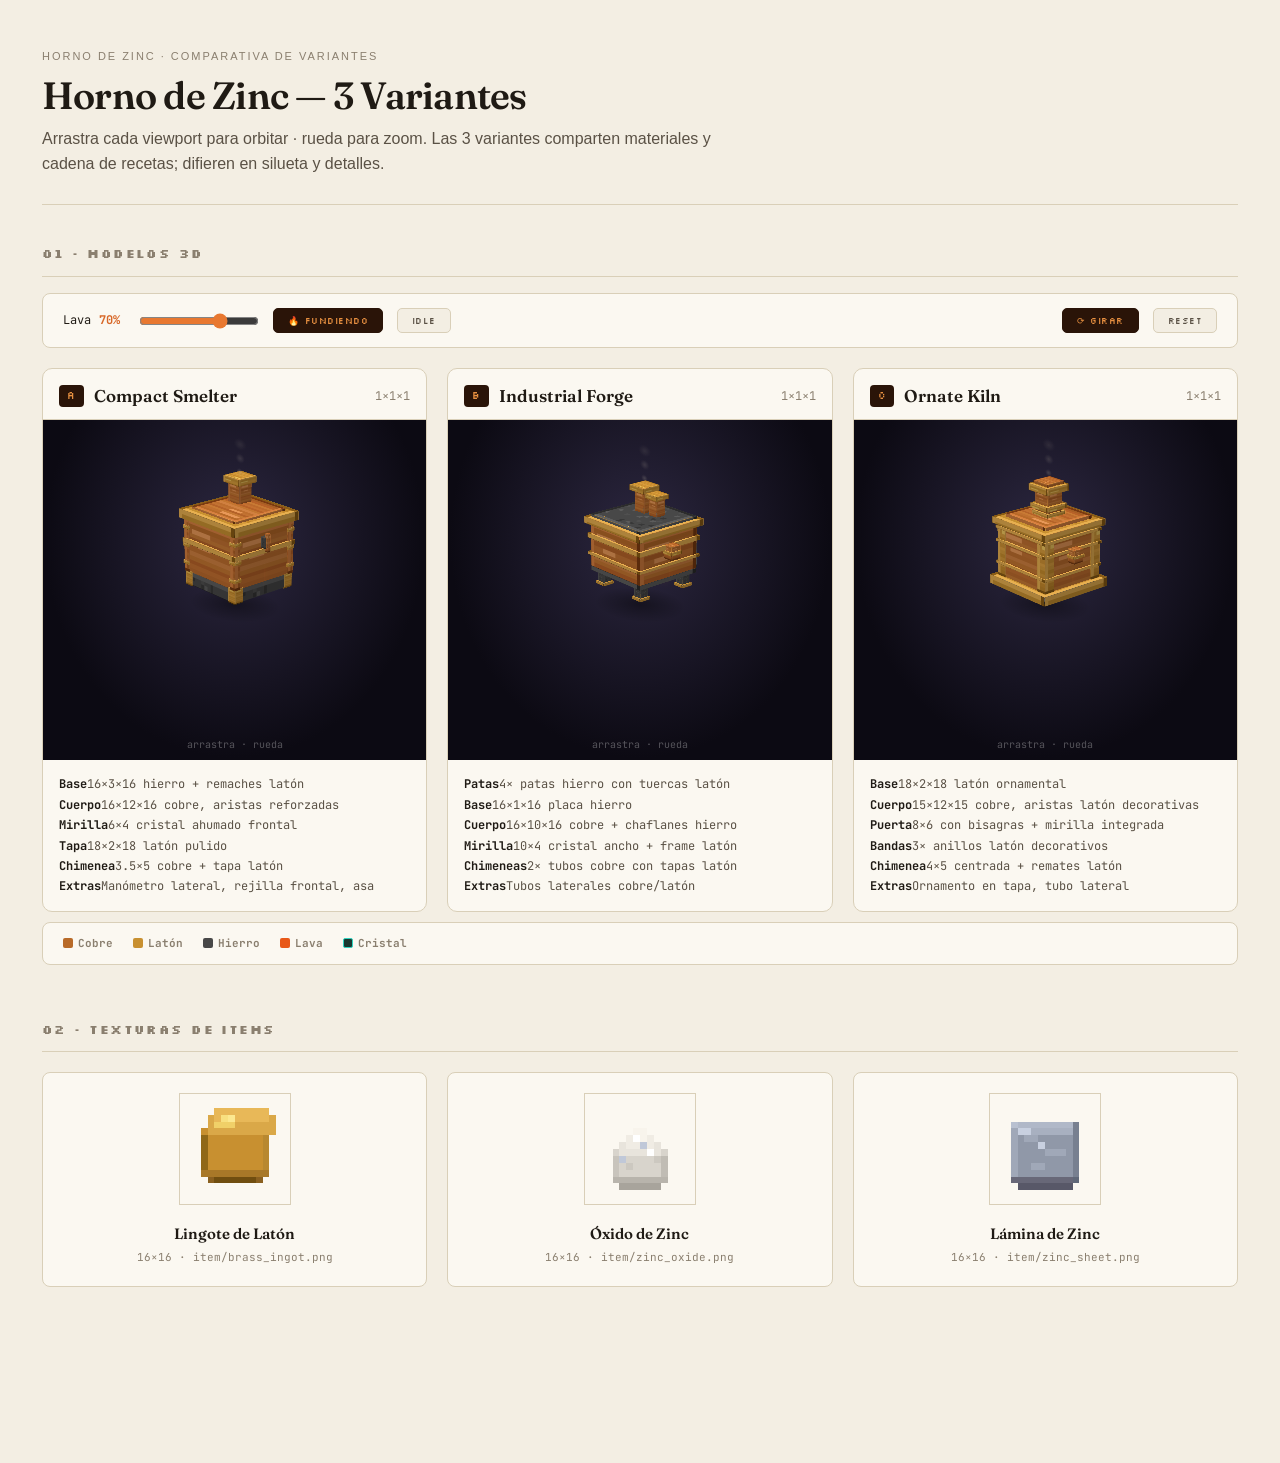
<file: src/main/resources/reference/zinc-smelter-variants.html>
<!DOCTYPE html>
<html lang="es">
<head>
<meta charset="UTF-8">
<title>Horno de Zinc — 3 Variantes</title>
<link href="https://fonts.googleapis.com/css2?family=Silkscreen:wght@400;700&family=JetBrains+Mono:wght@400;500;700&family=Fraunces:opsz,wght@9..144,400;9..144,600;9..144,700&display=swap" rel="stylesheet">
<style>
  :root { --bg:#f3eee3; --bg-card:#fbf8f1; --ink:#1f1a14; --ink-soft:#5a5145; --ink-faint:#8a7f6f; --rule:#d9cfb8; }
  *{ box-sizing:border-box; margin:0; padding:0; }
  body{ background:var(--bg); color:var(--ink); font-family:Helvetica,Arial,sans-serif; font-size:15px; line-height:1.55; }
  .wrap{ max-width:1260px; margin:0 auto; padding:48px 32px 120px; }
  header{ border-bottom:1px solid var(--rule); padding-bottom:28px; margin-bottom:40px; }
  .eyebrow{ font-size:11px; text-transform:uppercase; letter-spacing:.18em; color:var(--ink-faint); margin-bottom:10px; }
  h1{ font-family:'Fraunces',serif; font-weight:600; font-size:38px; line-height:1.1; margin:0 0 10px; letter-spacing:-.02em; }
  .lede{ font-size:16px; color:var(--ink-soft); max-width:720px; }
  h2{ font-family:'Silkscreen',monospace; font-size:12px; text-transform:uppercase; letter-spacing:.12em; color:var(--ink-faint); margin:0 0 8px; padding-bottom:12px; border-bottom:1px solid var(--rule); }
  section{ margin-bottom:56px; }

  /* 3-up grid */
  .trio{ display:grid; grid-template-columns:repeat(3,1fr); gap:20px; margin-top:20px; }
  .variant-card{ background:var(--bg-card); border:1px solid var(--rule); border-radius:10px; overflow:hidden; }
  .variant-card.pick{ border-color:#e89040; box-shadow:0 0 0 2px #e89040; }
  .vp-label{ padding:14px 16px 10px; display:flex; align-items:center; gap:10px; border-bottom:1px solid var(--rule); }
  .vp-label .badge{ font-family:'Silkscreen',monospace; font-size:10px; background:#2a1408; color:#e89040; padding:3px 8px; border-radius:4px; letter-spacing:.06em; }
  .vp-label h3{ font-family:'Fraunces',serif; font-weight:600; font-size:17px; }
  .vp-label p{ font-size:12px; color:var(--ink-faint); font-family:'JetBrains Mono',monospace; margin-left:auto; }
  .viewport{ background:radial-gradient(ellipse at 50% 35%,#2c2740 0%,#0c0a13 70%); height:340px; position:relative; overflow:hidden; perspective:1200px; cursor:grab; }
  .viewport:active{ cursor:grabbing; }
  .world{ position:absolute; left:50%; top:54%; transform-style:preserve-3d; }
  .box{ position:absolute; transform-style:preserve-3d; left:0; top:0; }
  .face{ position:absolute; left:50%; top:50%; }
  .hint{ position:absolute; bottom:8px; left:0; right:0; text-align:center; font-family:'JetBrains Mono',monospace; font-size:10px; color:rgba(255,255,255,0.3); pointer-events:none; }
  .vp-details{ padding:14px 16px; font-size:12px; color:var(--ink-soft); font-family:'JetBrains Mono',monospace; line-height:1.7; }
  .vp-details dt{ color:var(--ink); font-weight:700; display:inline; }
  .vp-details dd{ display:inline; margin:0; }
  .vp-details dd::after{ content:''; display:block; }

  /* Items */
  .items-row{ display:grid; grid-template-columns:repeat(3,1fr); gap:20px; margin-top:20px; }
  .item-card{ background:var(--bg-card); border:1px solid var(--rule); border-radius:8px; padding:20px; text-align:center; }
  .item-card canvas{ image-rendering:pixelated; border:1px solid var(--rule); margin-bottom:10px; }
  .item-card h4{ font-family:'Fraunces',serif; font-weight:600; font-size:15px; margin:0 0 4px; }
  .item-card p{ font-size:11px; color:var(--ink-faint); font-family:'JetBrains Mono',monospace; }

  /* Controls bar */
  .controls-bar{ display:flex; gap:14px; align-items:center; margin-top:16px; padding:14px 20px; background:var(--bg-card); border:1px solid var(--rule); border-radius:8px; flex-wrap:wrap; }
  .controls-bar label{ font-family:'JetBrains Mono',monospace; font-size:12px; color:var(--ink); display:flex; align-items:center; gap:8px; }
  .controls-bar label .val{ color:#d86828; font-weight:700; min-width:32px; }
  .controls-bar input[type=range]{ width:120px; accent-color:#e87830; }
  .cbtn{ padding:6px 14px; border:1px solid var(--rule); background:var(--bg); border-radius:5px; font-family:'Silkscreen',monospace; font-size:9px; letter-spacing:.05em; text-transform:uppercase; cursor:pointer; color:var(--ink-soft); transition:all .15s; }
  .cbtn:hover{ background:#e8dfd0; }
  .cbtn.active{ background:#2a1408; color:#e89040; border-color:#2a1408; }
  .spacer{ flex:1; }

  .legend-row{ display:flex; gap:20px; flex-wrap:wrap; padding:12px 20px; background:var(--bg-card); border:1px solid var(--rule); border-radius:8px; margin-top:10px; font-size:11px; color:var(--ink-faint); font-family:'JetBrains Mono',monospace; }
  .legend-row span{ display:flex; align-items:center; gap:5px; }
  .sw{ display:inline-block; width:10px; height:10px; border-radius:2px; }
</style>
</head>
<body>
<div class="wrap">
  <header>
    <div class="eyebrow">Horno de Zinc · Comparativa de Variantes</div>
    <h1>Horno de Zinc — 3 Variantes</h1>
    <p class="lede">Arrastra cada viewport para orbitar · rueda para zoom. Las 3 variantes comparten materiales y cadena de recetas; difieren en silueta y detalles.</p>
  </header>

  <section>
    <h2>01 · Modelos 3D</h2>
    <div class="controls-bar">
      <label>Lava <span class="val" id="lvl-val">70%</span>
        <input type="range" id="lvl" min="0" max="100" value="70">
      </label>
      <button class="cbtn active" id="btn-smelt">🔥 Fundiendo</button>
      <button class="cbtn" id="btn-idle">Idle</button>
      <span class="spacer"></span>
      <button class="cbtn active" id="btn-spin">⟳ Girar</button>
      <button class="cbtn" id="btn-reset">Reset</button>
    </div>
    <div class="trio" id="trio"></div>
    <div class="legend-row">
      <span><span class="sw" style="background:#b86a28;"></span><b>Cobre</b></span>
      <span><span class="sw" style="background:#c89030;"></span><b>Latón</b></span>
      <span><span class="sw" style="background:#484848;"></span><b>Hierro</b></span>
      <span><span class="sw" style="background:#e85818;"></span><b>Lava</b></span>
      <span><span class="sw" style="background:#1a3830;border:1px solid #30d4c0;"></span><b>Cristal</b></span>
    </div>
  </section>

  <section>
    <h2>02 · Texturas de Items</h2>
    <div class="items-row" id="items-row"></div>
  </section>
</div>

<script>
const S = 4.8;
const variants = [
  { id:'A', name:'Compact Smelter', desc:'Cuerpo sólido, mirilla frontal, chimenea simple. Silueta limpia.',
    details: [
      ['Base','16×3×16 hierro + remaches latón'],
      ['Cuerpo','16×12×16 cobre, aristas reforzadas'],
      ['Mirilla','6×4 cristal ahumado frontal'],
      ['Tapa','18×2×18 latón pulido'],
      ['Chimenea','3.5×5 cobre + tapa latón'],
      ['Extras','Manómetro lateral, rejilla frontal, asa'],
    ]},
  { id:'B', name:'Industrial Forge', desc:'Patas de hierro, chimenea doble, mirilla ancha. Aspecto fabril.',
    details: [
      ['Patas','4× patas hierro con tuercas latón'],
      ['Base','16×1×16 placa hierro'],
      ['Cuerpo','16×10×16 cobre + chaflanes hierro'],
      ['Mirilla','10×4 cristal ancho + frame latón'],
      ['Chimeneas','2× tubos cobre con tapas latón'],
      ['Extras','Tubos laterales cobre/latón'],
    ]},
  { id:'C', name:'Ornate Kiln', desc:'Esquinas achaflanadas, puerta con bisagras, chimenea centrada ornamental.',
    details: [
      ['Base','18×2×18 latón ornamental'],
      ['Cuerpo','15×12×15 cobre, aristas latón decorativas'],
      ['Puerta','8×6 con bisagras + mirilla integrada'],
      ['Bandas','3× anillos latón decorativos'],
      ['Chimenea','4×5 centrada + remates latón'],
      ['Extras','Ornamento en tapa, tubo lateral'],
    ]},
];

// ── Rendering engine ────────────────────────────────────────────────────────
const COPPER=[176,106,44], BRASS=[200,148,56], GLASS=[26,56,52], IRON=[72,72,74];
const LAVA=[232,88,24], LAVA_GLOW=[255,140,40];
const SMF = { front:.90, back:.70, right:.62, left:.56, top:1.0, bottom:.38 };

function shade(rgb, f){ return `rgb(${Math.round(rgb[0]*f)},${Math.round(rgb[1]*f)},${Math.round(rgb[2]*f)})`; }
function shadeA(rgb, f, a){ return `rgba(${Math.round(rgb[0]*f)},${Math.round(rgb[1]*f)},${Math.round(rgb[2]*f)},${a})`; }

function mkTex(kind) {
  const c = document.createElement('canvas'); c.width=16; c.height=16;
  const x = c.getContext('2d');
  if (kind === 'copper') {
    x.fillStyle='#b86a28'; x.fillRect(0,0,16,16);
    [[0,'#c47630'],[1,'#b86a28'],[2,'#c07030'],[3,'#c87a34'],[4,'#b46228'],[5,'#c27232'],
     [6,'#be6e2e'],[7,'#d08040'],[8,'#c47630'],[9,'#b86228'],[10,'#c47030'],[11,'#bc6a2c'],
     [12,'#c87a34'],[13,'#b86228'],[14,'#a85e24'],[15,'#b86a28']].forEach(([y,c])=>{x.fillStyle=c;x.fillRect(0,y,16,1);});
    x.fillStyle='#e89858'; x.fillRect(2,2,6,1); x.fillRect(4,5,4,1);
    x.fillStyle='#d88040'; x.fillRect(0,0,16,1); x.fillRect(0,0,1,16);
    x.fillStyle='#7a3a10'; x.fillRect(0,15,16,1); x.fillRect(15,0,1,16);
  } else if (kind === 'brass') {
    x.fillStyle='#c89030'; x.fillRect(0,0,16,16);
    [[0,'#d49a3a'],[1,'#c89030'],[2,'#d09838'],[3,'#d89c3c'],[4,'#c48828'],[5,'#d29638'],
     [6,'#ce9234'],[7,'#dea040'],[8,'#d49a3a'],[9,'#c68c2c'],[10,'#d49838'],[11,'#cc8e32'],
     [12,'#d89c3c'],[13,'#c68a2c'],[14,'#be8428'],[15,'#c89030']].forEach(([y,c])=>{x.fillStyle=c;x.fillRect(0,y,16,1);});
    x.fillStyle='#f0c860'; x.fillRect(2,2,6,1);
    x.fillStyle='#e8b050'; x.fillRect(0,0,16,1); x.fillRect(0,0,1,16);
    x.fillStyle='#8a5c14'; x.fillRect(0,15,16,1); x.fillRect(15,0,1,16);
  } else if (kind === 'iron') {
    x.fillStyle='#484848'; x.fillRect(0,0,16,16);
    let s=17; const rnd=()=>{s=(s*1103515245+12345)&0x7fffffff;return s/0x7fffffff;};
    for(let i=0;i<55;i++){const px=Math.floor(rnd()*16),py=Math.floor(rnd()*16),v=rnd();x.fillStyle=v<.35?'#383838':v<.7?'#505050':'#5c5c5c';x.fillRect(px,py,1,1);}
    x.fillStyle='#5e5e5e'; x.fillRect(0,0,16,1); x.fillRect(0,0,1,16);
    x.fillStyle='#2c2c2c'; x.fillRect(0,15,16,1); x.fillRect(15,0,1,16);
  } else if (kind === 'lava') {
    x.fillStyle='#c83808'; x.fillRect(0,0,16,16);
    for(let y=0;y<16;y++){const v=Math.sin(y*0.7)*0.15+0.85;x.fillStyle=`rgb(${Math.round(232*v)},${Math.round(88*v+y*3)},${Math.round(24*v)})`;x.fillRect(0,y,16,1);}
    x.fillStyle='#ff9820'; x.fillRect(3,4,4,2); x.fillRect(9,8,5,2);
    x.fillStyle='#ffe870'; x.fillRect(4,4,2,1); x.fillRect(10,8,3,1);
  }
  return c.toDataURL();
}
const TEX_COPPER=mkTex('copper'), TEX_BRASS=mkTex('brass'), TEX_IRON=mkTex('iron'), TEX_LAVA=mkTex('lava');
const copperF=n=>shade(COPPER,SMF[n]); copperF.tex=TEX_COPPER;
const brassF=n=>shade(BRASS,SMF[n]); brassF.tex=TEX_BRASS;
const ironF=n=>shade(IRON,SMF[n]); ironF.tex=TEX_IRON;
const glassF=n=>shadeA(GLASS,SMF[n]*1.1,0.55);
const lavaF=n=>shade(LAVA,SMF[n]); lavaF.tex=TEX_LAVA;
const lavaGlF=n=>shadeA(LAVA_GLOW,SMF[n],0.7);

function makeBox(parent,x,y,z,w,h,d,colorFn){
  const box=document.createElement('div'); box.className='box';
  box.style.transform=`translate3d(${x*S}px,${-y*S}px,${z*S}px)`;
  const W=w*S,H=h*S,D=d*S;
  [{n:'front',t:`translate(-50%,-50%) translateZ(${D/2}px)`,w:W,h:H},
   {n:'back',t:`translate(-50%,-50%) rotateY(180deg) translateZ(${D/2}px)`,w:W,h:H},
   {n:'right',t:`translate(-50%,-50%) rotateY(90deg) translateZ(${W/2}px)`,w:D,h:H},
   {n:'left',t:`translate(-50%,-50%) rotateY(-90deg) translateZ(${W/2}px)`,w:D,h:H},
   {n:'top',t:`translate(-50%,-50%) rotateX(90deg) translateZ(${H/2}px)`,w:W,h:D},
   {n:'bottom',t:`translate(-50%,-50%) rotateX(-90deg) translateZ(${H/2}px)`,w:W,h:D}
  ].forEach(f=>{
    const el=document.createElement('div'); el.className='face';
    el.style.width=f.w+'px'; el.style.height=f.h+'px'; el.style.transform=f.t;
    if(colorFn.tex){const fac=SMF[f.n],ov=(fac>=1?0:(1-fac)*0.85).toFixed(2);
      el.style.backgroundImage=`linear-gradient(rgba(0,0,0,${ov}),rgba(0,0,0,${ov})),url(${colorFn.tex})`;
      el.style.backgroundSize='cover'; el.style.imageRendering='pixelated';
    } else { el.style.background=colorFn(f.n); }
    box.appendChild(el);
  });
  parent.appendChild(box); return box;
}

// ── State ───────────────────────────────────────────────────────────────────
let lavaLevel=0.7, isSmelting=true, spinning=true;
const worlds=[], partSets=[], rots=[{x:-22,y:30,d:0},{x:-22,y:30,d:0},{x:-22,y:30,d:0}];

function smoke(world,parts,cx,cz,baseY){
  if(!isSmelting) return;
  for(let i=0;i<3;i++){
    const s=document.createElement('div'); s.className='box';
    s.style.transform=`translate3d(${cx*S}px,${-(baseY+i*3)*S}px,${cz*S}px)`;
    s.innerHTML=`<div class="face" style="width:${(2+i)*S}px;height:${(1.5+i*.5)*S}px;transform:translate(-50%,-50%);background:radial-gradient(ellipse,rgba(160,150,140,${.3-i*.08}),transparent 70%);border-radius:50%;"></div>`;
    world.appendChild(s); parts.push(s);
  }
}
function lavaGlow(world,parts,x,y,z,w,h){
  if(!isSmelting || lavaLevel<0.1) return;
  const g=makeBox(world,x,y,z,w,h,0.3,lavaGlF);
  g.style.filter='drop-shadow(0 0 8px rgba(255,100,20,0.6))';
  g.style.animation='1.5s ease-in-out infinite alternate flamePulse';
  parts.push(g);
}
function addFire(world,parts,cx,cy,cz,fw,fh){
  if(!isSmelting || lavaLevel<0.05) return;
  // Fire panel placed on the front face of the mirilla
  const fireBox=document.createElement('div'); fireBox.className='box';
  fireBox.style.transform=`translate3d(${cx*S}px,${-cy*S}px,${cz*S}px)`;
  const W=fw*S, H=fh*S;
  const panel=document.createElement('div'); panel.className='face';
  panel.style.width=W+'px'; panel.style.height=H+'px';
  panel.style.transform=`translate(-50%,-50%) translateZ(${0.2*S}px)`;
  panel.style.background='transparent'; panel.style.overflow='hidden';
  // Fire container with flames
  const fc=document.createElement('div'); fc.className='fire-container';
  fc.innerHTML='<div class="flame f1"></div><div class="flame f2"></div><div class="flame f3"></div><div class="flame f4"></div><div class="ember"></div><div class="ember"></div><div class="ember"></div>';
  panel.appendChild(fc);
  // Orange ambient glow behind
  const glow=document.createElement('div');
  glow.style.cssText='position:absolute;inset:0;background:radial-gradient(ellipse at 50% 80%,rgba(255,120,20,0.7),rgba(255,80,10,0.3) 60%,transparent 100%);animation:flamePulse 1.2s ease-in-out infinite alternate;';
  panel.appendChild(glow);
  fireBox.appendChild(panel);
  world.appendChild(fireBox); parts.push(fireBox);
}

// ── Build functions ─────────────────────────────────────────────────────────
function buildA(world,parts){
  // Shadow
  const gnd=document.createElement('div'); gnd.className='box';
  gnd.style.transform='translate3d(0,0,0) rotateX(90deg)';
  gnd.innerHTML=`<div class="face" style="width:${22*S}px;height:${18*S}px;transform:translate(-50%,-50%);background:radial-gradient(ellipse,rgba(0,0,0,0.4),transparent 68%);"></div>`;
  world.appendChild(gnd); parts.push(gnd);

  parts.push(makeBox(world,8,1.5,8,16,3,16,ironF));
  [[-7,-7],[-7,7],[7,-7],[7,7]].forEach(([dx,dz])=>{
    parts.push(makeBox(world,8+dx,1.5,8+dz,2.2,3.4,2.2,brassF));
  });
  const lH=3.5*lavaLevel;
  if(lH>.1){ const lv=makeBox(world,8,3+lH/2,8,13,lH,13,lavaF); if(isSmelting)lv.style.filter='drop-shadow(0 0 6px rgba(255,100,20,0.7))'; parts.push(lv); }
  parts.push(makeBox(world,8,9,8,16,12,16,copperF));
  [[-7.5,-7.5],[-7.5,7.5],[7.5,-7.5],[7.5,7.5]].forEach(([dx,dz])=>{
    parts.push(makeBox(world,8+dx,9,8+dz,1.5,12,1.5,copperF));
    [5,9,13].forEach(ry=>parts.push(makeBox(world,8+dx,ry,8+dz,1.8,.8,1.8,brassF)));
  });
  parts.push(makeBox(world,8,10,8,17,1,17,brassF));
  parts.push(makeBox(world,8,5.5,16.3,7,4,.6,glassF));
  parts.push(makeBox(world,8,5.5,16.5,8,.6,.4,brassF));
  parts.push(makeBox(world,8,3.2,16.5,8,.6,.4,brassF));
  parts.push(makeBox(world,8,7.8,16.5,8,.6,.4,brassF));
  parts.push(makeBox(world,4.5,5.5,16.5,.6,4.5,.4,brassF));
  parts.push(makeBox(world,11.5,5.5,16.5,.6,4.5,.4,brassF));
  lavaGlow(world,parts,8,5.5,16.6,6.5,3.5);
  addFire(world,parts,8,5.5,16.5,6,3.5);
  parts.push(makeBox(world,8,16,8,18,2,18,brassF));
  parts.push(makeBox(world,8,17.2,8,14,.6,14,copperF));
  parts.push(makeBox(world,11,19.5,11,3.5,5,3.5,copperF));
  parts.push(makeBox(world,11,22.5,11,5,1.5,5,brassF));
  [[1.2,1.2],[1.2,-1.2],[-1.2,1.2],[-1.2,-1.2]].forEach(([dx,dz])=>parts.push(makeBox(world,11+dx,19.5,11+dz,.5,5,.5,ironF)));
  smoke(world,parts,11,11,24);
  for(let i=0;i<4;i++) parts.push(makeBox(world,4.5+i*2.3,12,16.3,.5,3,.4,ironF));
  parts.push(makeBox(world,16.5,12,8,1.5,3,3.5,brassF));
  parts.push(makeBox(world,17.2,12,8,.6,2,2.2,n=>`rgba(10,10,14,${SMF[n]*0.85})`));
  if(isSmelting) parts.push(makeBox(world,17.5,12.8,8,.3,1.2,.3,n=>`rgba(200,240,48,0.9)`));
  parts.push(makeBox(world,-.5,12,8,1.2,2.5,1.5,ironF));
  parts.push(makeBox(world,-1.2,12,8,.8,4,.8,copperF));
}

function buildB(world,parts){
  const gnd=document.createElement('div'); gnd.className='box';
  gnd.style.transform='translate3d(0,0,0) rotateX(90deg)';
  gnd.innerHTML=`<div class="face" style="width:${22*S}px;height:${18*S}px;transform:translate(-50%,-50%);background:radial-gradient(ellipse,rgba(0,0,0,0.4),transparent 68%);"></div>`;
  world.appendChild(gnd); parts.push(gnd);

  [[-6,-6],[-6,6],[6,-6],[6,6]].forEach(([dx,dz])=>{
    parts.push(makeBox(world,8+dx,1.5,8+dz,2,3,2,ironF));
    parts.push(makeBox(world,8+dx,.3,8+dz,2.8,.6,2.8,brassF));
  });
  parts.push(makeBox(world,8,3.5,8,16,1,16,ironF));
  const lH=3.5*lavaLevel;
  if(lH>.1){const lv=makeBox(world,8,4+lH/2,8,13,lH,13,lavaF);if(isSmelting)lv.style.filter='drop-shadow(0 0 6px rgba(255,100,20,0.7))';parts.push(lv);}
  parts.push(makeBox(world,8,9,8,16,10,16,copperF));
  [[-6.5],[6.5]].forEach(([dx])=>parts.push(makeBox(world,8+dx,9,16.2,2.5,10,.5,ironF)));
  parts.push(makeBox(world,8,6,16.3,10,4,.6,glassF));
  parts.push(makeBox(world,8,8.2,16.5,11,.5,.4,brassF));
  parts.push(makeBox(world,8,3.8,16.5,11,.5,.4,brassF));
  parts.push(makeBox(world,3,6,16.5,.5,4.5,.4,brassF));
  parts.push(makeBox(world,13,6,16.5,.5,4.5,.4,brassF));
  lavaGlow(world,parts,8,6,16.6,9,3.5);
  addFire(world,parts,8,6,16.5,8.5,3.5);
  parts.push(makeBox(world,8,11,8,17,1,17,brassF));
  parts.push(makeBox(world,8,7,8,17,.6,17,brassF));
  parts.push(makeBox(world,8,14.5,8,18,1.5,18,brassF));
  parts.push(makeBox(world,8,15.5,8,16,.6,16,ironF));
  parts.push(makeBox(world,10,18,10,3,5,3,copperF));
  parts.push(makeBox(world,10,21,10,4.5,1.2,4.5,brassF));
  parts.push(makeBox(world,6,17.5,10,2.5,4,2.5,copperF));
  parts.push(makeBox(world,6,20,10,3.5,1,3.5,brassF));
  smoke(world,parts,10,10,23);
  parts.push(makeBox(world,-1,10,8,2.5,3,2.5,copperF));
  parts.push(makeBox(world,-1,10,8,3,.8,3,brassF));
  parts.push(makeBox(world,17,10,8,2.5,3,2.5,copperF));
  parts.push(makeBox(world,17,10,8,3,.8,3,brassF));
  [[-7,-7],[-7,7],[7,-7],[7,7]].forEach(([dx,dz])=>{
    [6,10,13].forEach(ry=>parts.push(makeBox(world,8+dx,ry,8+dz,1.6,.8,1.6,brassF)));
  });
}

function buildC(world,parts){
  const gnd=document.createElement('div'); gnd.className='box';
  gnd.style.transform='translate3d(0,0,0) rotateX(90deg)';
  gnd.innerHTML=`<div class="face" style="width:${22*S}px;height:${18*S}px;transform:translate(-50%,-50%);background:radial-gradient(ellipse,rgba(0,0,0,0.4),transparent 68%);"></div>`;
  world.appendChild(gnd); parts.push(gnd);

  parts.push(makeBox(world,8,1,8,18,2,18,brassF));
  parts.push(makeBox(world,8,.2,8,16,.6,16,ironF));
  const lH=3*lavaLevel;
  if(lH>.1){const lv=makeBox(world,8,2+lH/2,8,12,lH,12,lavaF);if(isSmelting)lv.style.filter='drop-shadow(0 0 6px rgba(255,100,20,0.7))';parts.push(lv);}
  parts.push(makeBox(world,8,8,8,15,12,15,copperF));
  [[-6.5,-6.5],[-6.5,6.5],[6.5,-6.5],[6.5,6.5]].forEach(([dx,dz])=>{
    parts.push(makeBox(world,8+dx,8,8+dz,2.5,12,2.5,brassF));
    [4,8,12].forEach(ry=>parts.push(makeBox(world,8+dx,ry,8+dz,1.2,1.2,1.2,copperF)));
  });
  parts.push(makeBox(world,8,6,16,8,6,1,copperF));
  parts.push(makeBox(world,4.2,8,16.5,.8,1.2,.8,brassF));
  parts.push(makeBox(world,4.2,5,16.5,.8,1.2,.8,brassF));
  parts.push(makeBox(world,11.5,6,16.6,.6,2,.6,ironF));
  parts.push(makeBox(world,8,6,16.8,4,3,.4,glassF));
  lavaGlow(world,parts,8,6,16.9,3.5,2.5);
  addFire(world,parts,8,6,16.9,3.2,2.8);
  parts.push(makeBox(world,8,5,8,16,.6,16,brassF));
  parts.push(makeBox(world,8,10,8,16,.6,16,brassF));
  parts.push(makeBox(world,8,13,8,16,.6,16,brassF));
  parts.push(makeBox(world,8,14.5,8,17,1.5,17,brassF));
  parts.push(makeBox(world,8,15.5,8,13,1,13,copperF));
  parts.push(makeBox(world,8,16.5,8,5,.8,5,brassF));
  parts.push(makeBox(world,8,19,8,4,5,4,copperF));
  parts.push(makeBox(world,8,18,8,5.5,1,5.5,brassF));
  parts.push(makeBox(world,8,22,8,6,1.5,6,brassF));
  parts.push(makeBox(world,8,23,8,4.5,.8,4.5,copperF));
  smoke(world,parts,8,8,25);
  parts.push(makeBox(world,-.5,9,8,2,3,2.5,copperF));
  parts.push(makeBox(world,-.5,9,8,2.5,.6,3,brassF));
}

const builders=[buildA,buildB,buildC];

// ── Create DOM ──────────────────────────────────────────────────────────────
const trio=document.getElementById('trio');
variants.forEach((v,i)=>{
  const card=document.createElement('div'); card.className='variant-card'; card.id='vc-'+v.id;
  let dtHtml='<dl>';
  v.details.forEach(([k,val])=>dtHtml+=`<dt>${k}</dt><dd>${val}</dd>`);
  dtHtml+='</dl>';
  card.innerHTML=`
    <div class="vp-label"><span class="badge">${v.id}</span><h3>${v.name}</h3><p>1×1×1</p></div>
    <div class="viewport" id="vp-${i}"><div class="world" id="w-${i}"></div><div class="hint">arrastra · rueda</div></div>
    <div class="vp-details">${dtHtml}</div>`;
  trio.appendChild(card);
  worlds.push(document.getElementById('w-'+i));
  partSets.push([]);
});

// ── Build all ───────────────────────────────────────────────────────────────
function rebuildAll(){
  for(let i=0;i<3;i++){
    partSets[i].forEach(el=>el.remove());
    partSets[i]=[];
    const w=worlds[i], p=partSets[i];
    builders[i](w,p);
  }
}
rebuildAll();

// ── Interaction (per viewport) ──────────────────────────────────────────────
for(let i=0;i<3;i++){
  const vp=document.getElementById('vp-'+i);
  let dragging=false, lx=0, ly=0;
  function applyT(idx){ worlds[idx].style.transform=`translateZ(${rots[idx].d}px) rotateX(${rots[idx].x}deg) rotateY(${rots[idx].y}deg)`; }
  vp.addEventListener('pointerdown',e=>{
    dragging=true; spinning=false; document.getElementById('btn-spin').classList.remove('active');
    lx=e.clientX; ly=e.clientY; vp.setPointerCapture(e.pointerId);
  });
  vp.addEventListener('pointermove',e=>{
    if(!dragging) return;
    rots[i].y+=(e.clientX-lx)*.5; rots[i].x+=(e.clientY-ly)*.5;
    rots[i].x=Math.max(-80,Math.min(80,rots[i].x));
    lx=e.clientX; ly=e.clientY; applyT(i);
  });
  vp.addEventListener('pointerup',()=>dragging=false);
  vp.addEventListener('wheel',e=>{
    e.preventDefault();
    rots[i].d=Math.max(-200,Math.min(120,rots[i].d-e.deltaY*.3)); applyT(i);
  },{passive:false});
  applyT(i);
}

// ── Controls ────────────────────────────────────────────────────────────────
document.getElementById('lvl').addEventListener('input',e=>{
  lavaLevel=e.target.value/100;
  document.getElementById('lvl-val').textContent=Math.round(lavaLevel*100)+'%';
  rebuildAll();
});
document.getElementById('btn-idle').addEventListener('click',()=>{
  isSmelting=false;
  document.getElementById('btn-idle').classList.add('active');
  document.getElementById('btn-smelt').classList.remove('active');
  rebuildAll();
});
document.getElementById('btn-smelt').addEventListener('click',()=>{
  isSmelting=true;
  document.getElementById('btn-smelt').classList.add('active');
  document.getElementById('btn-idle').classList.remove('active');
  rebuildAll();
});
document.getElementById('btn-spin').addEventListener('click',function(){
  spinning=!spinning; this.classList.toggle('active',spinning);
});
document.getElementById('btn-reset').addEventListener('click',()=>{
  rots.forEach(r=>{r.x=-22;r.y=30;r.d=0;});
  worlds.forEach((w,i)=>w.style.transform=`translateZ(0px) rotateX(-22deg) rotateY(30deg)`);
});

// ── Spin loop ───────────────────────────────────────────────────────────────
let t0=performance.now();
(function loop(now){
  const dt=(now-t0)/1000; t0=now;
  if(spinning){
    rots.forEach((r,i)=>{
      r.y=(r.y+dt*18)%360;
      worlds[i].style.transform=`translateZ(${r.d}px) rotateX(${r.x}deg) rotateY(${r.y}deg)`;
    });
  }
  requestAnimationFrame(loop);
})(performance.now());

// ── CSS for flame pulse ─────────────────────────────────────────────────────
const style=document.createElement('style');
style.textContent=`
@keyframes flamePulse{0%{opacity:.6;transform:scaleY(.85)}100%{opacity:1;transform:scaleY(1.05)}}
@keyframes fireFlicker1{0%{height:60%;opacity:.9}25%{height:80%;opacity:1}50%{height:55%;opacity:.85}75%{height:75%;opacity:.95}100%{height:60%;opacity:.9}}
@keyframes fireFlicker2{0%{height:45%;opacity:.8}30%{height:65%;opacity:.95}60%{height:40%;opacity:.75}100%{height:45%;opacity:.8}}
@keyframes fireFlicker3{0%{height:35%;opacity:.7}40%{height:55%;opacity:.85}70%{height:30%;opacity:.65}100%{height:35%;opacity:.7}}
@keyframes emberFloat{0%{bottom:10%;opacity:1;transform:translateX(0)}50%{opacity:.8}100%{bottom:85%;opacity:0;transform:translateX(3px)}}
.fire-container{position:absolute;bottom:0;left:0;right:0;top:0;overflow:hidden;pointer-events:none;}
.flame{position:absolute;bottom:0;border-radius:50% 50% 20% 20%;filter:blur(0.3px);}
.flame.f1{left:15%;width:35%;background:linear-gradient(0deg,#ff4400 0%,#ff8800 40%,#ffcc00 80%,rgba(255,230,100,0) 100%);animation:fireFlicker1 0.8s ease-in-out infinite alternate;}
.flame.f2{left:45%;width:28%;background:linear-gradient(0deg,#ff5500 0%,#ff9920 50%,#ffdd44 85%,rgba(255,230,100,0) 100%);animation:fireFlicker2 1.1s ease-in-out infinite alternate;}
.flame.f3{left:25%;width:22%;background:linear-gradient(0deg,#ff6600 0%,#ffaa30 60%,rgba(255,200,60,0) 100%);animation:fireFlicker3 0.7s ease-in-out infinite alternate;}
.flame.f4{left:55%;width:20%;background:linear-gradient(0deg,#ff3300 0%,#ff7700 50%,rgba(255,180,40,0) 100%);animation:fireFlicker1 0.9s ease-in-out infinite alternate-reverse;}
.ember{position:absolute;width:2px;height:2px;background:#ffcc44;border-radius:50%;animation:emberFloat 1.4s ease-out infinite;}
.ember:nth-child(2){left:30%;animation-delay:.3s;animation-duration:1.8s;}
.ember:nth-child(3){left:60%;animation-delay:.7s;animation-duration:1.2s;}
`;
document.head.appendChild(style);

// ── ITEM TEXTURES ───────────────────────────────────────────────────────────
(function(){
  const grid=document.getElementById('items-row');
  const items=[
    {name:'Lingote de Latón',id:'brass_ingot',desc:'item/brass_ingot.png'},
    {name:'Óxido de Zinc',id:'zinc_oxide',desc:'item/zinc_oxide.png'},
    {name:'Lámina de Zinc',id:'zinc_sheet',desc:'item/zinc_sheet.png'},
  ];
  function drawBrassIngot(c){
    c.fillStyle='#c89030';c.fillRect(3,5,10,7);
    c.fillStyle='#daa848';c.fillRect(4,3,10,3);
    c.fillStyle='#e8b858';c.fillRect(5,2,8,2);
    c.fillStyle='#a87828';c.fillRect(3,11,10,1);
    c.fillStyle='#8a6020';c.fillRect(4,12,8,1);
    c.fillStyle='#f0d068';c.fillRect(5,4,3,1);
    c.fillStyle='#f8e080';c.fillRect(6,3,2,1);
    c.fillStyle='#906818';c.fillRect(3,6,1,5);
    c.fillStyle='#b88830';c.fillRect(12,6,1,5);
    c.fillStyle='#fce890';c.fillRect(7,3,1,1);
    c.fillStyle='#704e10';c.fillRect(5,12,6,1);
  }
  function drawZincOxide(c){
    c.fillStyle='#d8d4cc';c.fillRect(4,8,8,4);
    c.fillStyle='#e8e4dc';c.fillRect(5,7,6,2);
    c.fillStyle='#f0ece4';c.fillRect(6,6,4,2);
    c.fillStyle='#f8f4ec';c.fillRect(7,5,2,2);
    c.fillStyle='#b8b4ac';c.fillRect(4,12,8,1);
    c.fillStyle='#a8a49c';c.fillRect(5,13,6,1);
    c.fillStyle='#c8c4bc';c.fillRect(4,9,1,3);
    c.fillStyle='#c0bcb4';c.fillRect(11,9,1,3);
    c.fillStyle='#ffffff';c.fillRect(7,6,1,1);c.fillRect(9,8,1,1);
    c.fillStyle='#ccc8c0';c.fillRect(6,10,1,1);c.fillRect(10,9,1,1);
    c.fillStyle='#c0c8d8';c.fillRect(8,7,1,1);c.fillRect(5,9,1,1);
  }
  function drawZincSheet(c){
    c.fillStyle='#9098a8';c.fillRect(3,4,10,9);
    c.fillStyle='#b0b8c8';c.fillRect(3,4,10,1);
    c.fillStyle='#a8b0c0';c.fillRect(3,5,10,1);
    c.fillStyle='#a0a8b8';c.fillRect(3,4,1,9);
    c.fillStyle='#788090';c.fillRect(12,4,1,9);
    c.fillStyle='#686878';c.fillRect(3,12,10,1);
    c.fillStyle='#585868';c.fillRect(4,13,8,1);
    c.fillStyle='#a0a8b8';c.fillRect(5,6,2,1);c.fillRect(8,8,3,1);c.fillRect(6,10,2,1);
    c.fillStyle='#c8d0e0';c.fillRect(4,5,2,1);c.fillRect(7,7,1,1);
    c.fillStyle='#b8c0d0';c.fillRect(3,4,1,1);
    c.fillStyle='#606878';c.fillRect(12,12,1,1);
  }
  const fns={brass_ingot:drawBrassIngot,zinc_oxide:drawZincOxide,zinc_sheet:drawZincSheet};
  items.forEach(item=>{
    const card=document.createElement('div'); card.className='item-card';
    const cvs=document.createElement('canvas'); cvs.width=16; cvs.height=16;
    cvs.style.width='112px'; cvs.style.height='112px';
    fns[item.id](cvs.getContext('2d'));
    const h4=document.createElement('h4'); h4.textContent=item.name;
    const p=document.createElement('p'); p.textContent='16×16 · '+item.desc;
    card.appendChild(cvs); card.appendChild(h4); card.appendChild(p);
    grid.appendChild(card);
  });
})();
</script>
</body>
</html>
</file>
